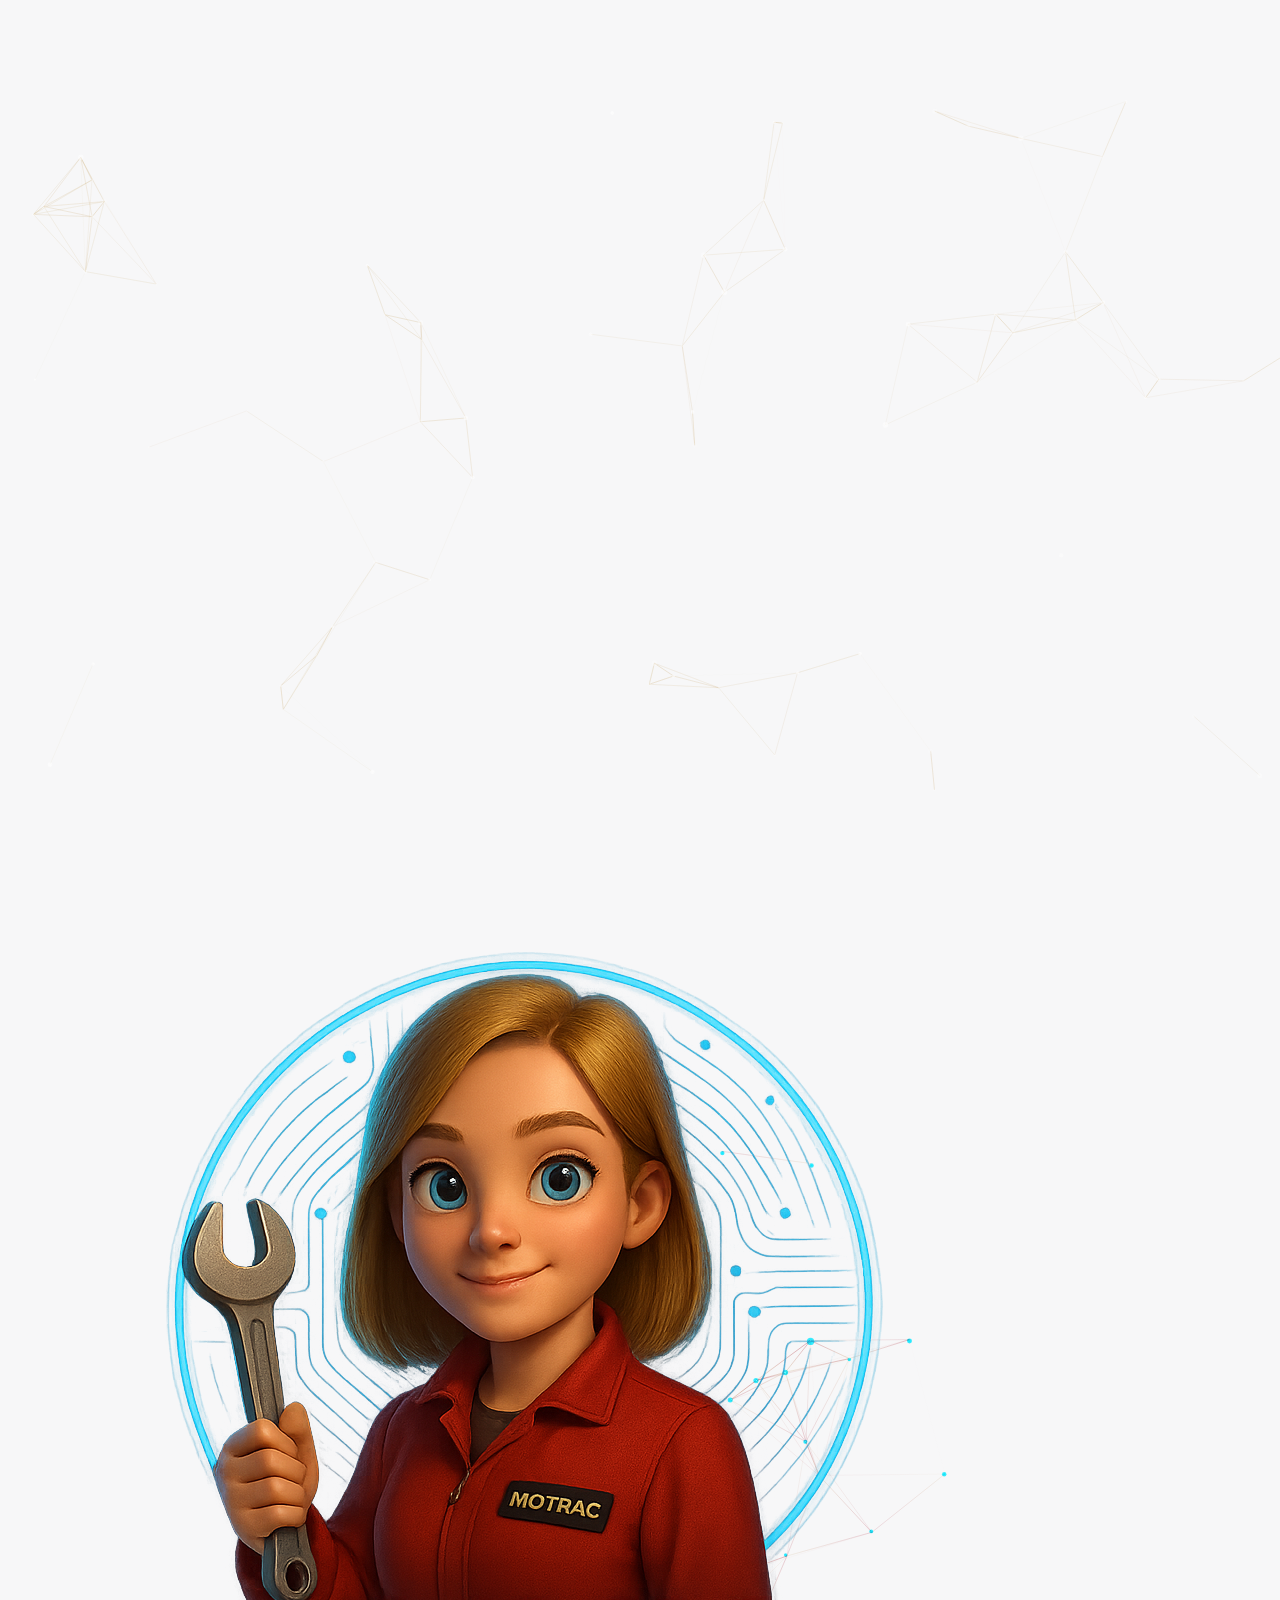
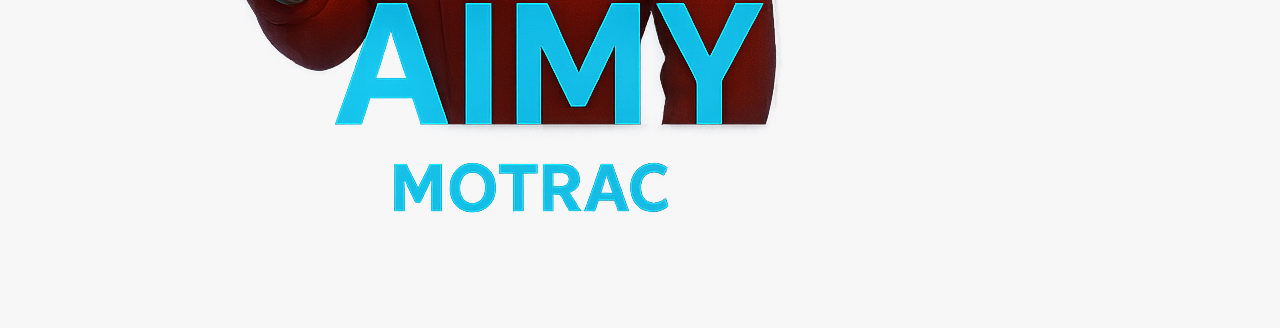
<file: index.html>
<!doctype html>
<html lang="nl">
<head>
  <meta charset="utf-8" />
  <meta name="viewport" content="width=device-width, initial-scale=1, viewport-fit=cover" />
  <meta http-equiv="Content-Security-Policy" content="default-src 'self'; img-src 'self' data:; script-src 'self'; style-src 'self' 'unsafe-inline'; connect-src 'self' https:; font-src 'self'; base-uri 'self'; form-action 'self'" />
  <meta http-equiv="Referrer-Policy" content="same-origin" />
  <meta http-equiv="X-Content-Type-Options" content="nosniff" />
  <meta http-equiv="Permissions-Policy" content="camera=(), microphone=(), geolocation=()" />
  <title>AIMY</title>
  <meta name="description" content="AIMY startscherm" />
  <link rel="stylesheet" href="styles/main.css" />
</head>
<body class="splash background-match light">
  <div class="background-scene" aria-hidden="true">
    <canvas id="neurons" aria-hidden="true"></canvas>
    <canvas id="protons" aria-hidden="true"></canvas>
    <div class="nevel" aria-hidden="true"></div>
    <div class="raster" aria-hidden="true"></div>
    <div class="pulse" aria-hidden="true"></div>
  </div>

  <main class="splash-content" role="main">
    <img src="DACCFAD1-BABC-4760-9110-77A1D5D402D2.png" alt="AIMY logo" class="splash-logo" />
  </main>

  <script type="module" src="scripts/background.js"></script>
</body>
</html>
</file>
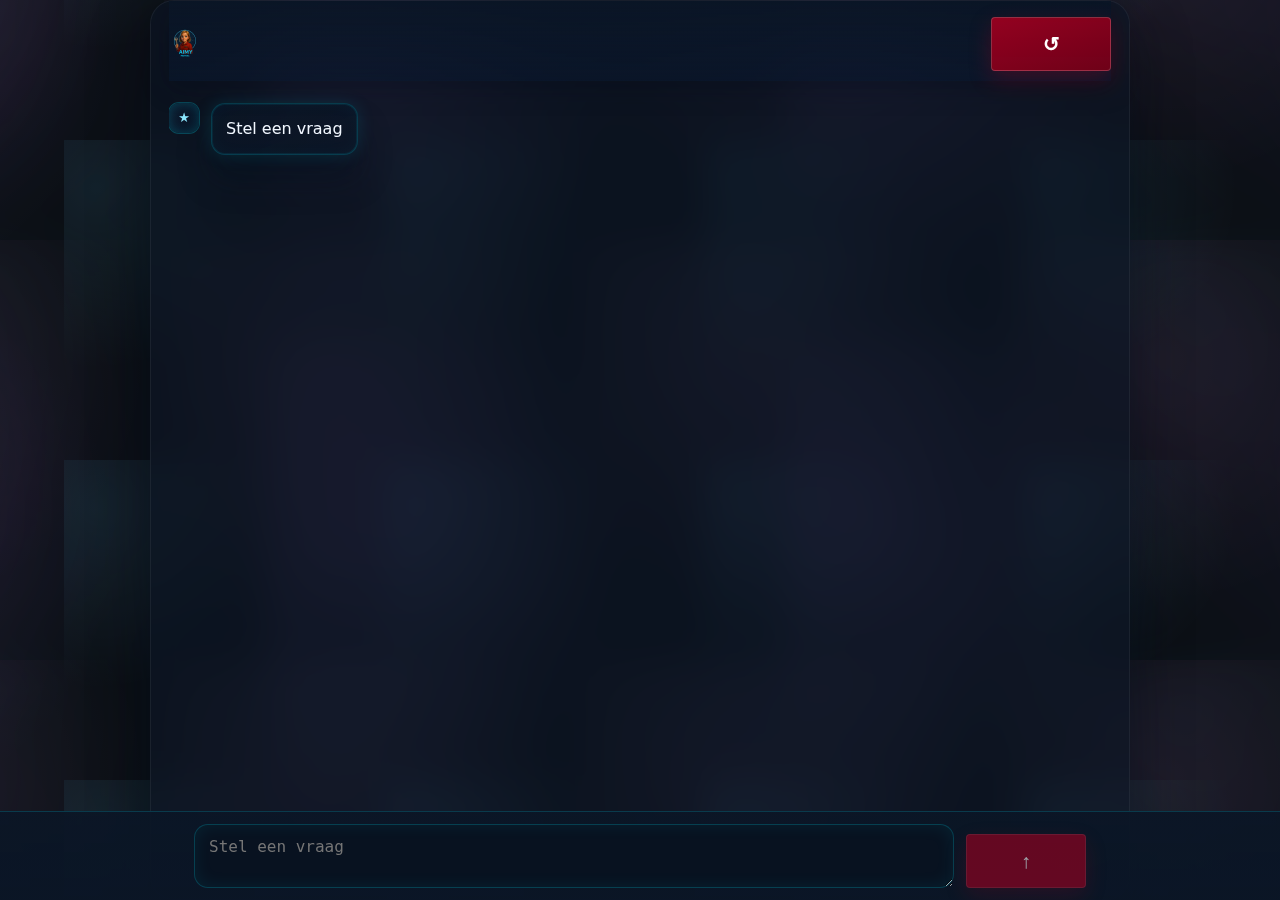
<file: app.html>
<!doctype html>
<html lang="nl">
<head>
  <meta charset="utf-8" />
  <!-- Keyboard-safe viewport behaviour on iOS/iPadOS/Safari/Chrome -->
  <meta name="viewport" content="width=device-width, initial-scale=1, viewport-fit=cover, interactive-widget=resizes-content" />
  <title>TISAI</title>
  <style>
    /* ===== Design Tokens ===== */
    :root{
      --bg:#0b0f14;
      --panel:rgba(11,22,38,0.6);
      --panel-strong:rgba(11,22,38,0.85);
      --text:#f1f7ff;
      --muted:#9fb2c9;
      --accent:#a00020;
      --hud:#00e5ff;
      --hud-2:#14b3ff;
      --shadow:0 12px 28px rgba(0,14,32,0.28);
      --ring:0 0 0 2px rgba(0,229,255,0.22);
      /* expose safe-area to JS */
      --sab: env(safe-area-inset-bottom, 0px);
      --sat: env(safe-area-inset-top, 0px);
    }

    *{box-sizing:border-box}
    html,body{height:100%; background:var(--bg); -webkit-text-size-adjust:100%; overscroll-behavior-y:contain;}
    body{margin:0; color:var(--text); font:clamp(13px, 1vw + 10px, 16px)/1.6 "Inter","Roboto",system-ui,-apple-system,Segoe UI,Helvetica,Arial,sans-serif; touch-action:manipulation; position:relative;}

    /* ===== Background FX ===== */
    #aimy-bg{position:fixed; inset:0; pointer-events:none; overflow:hidden; background:transparent; z-index:0; isolation:isolate;}
    #aimy-bg::before,
    #aimy-bg::after{content:""; position:absolute; inset:-20%; pointer-events:none; mix-blend-mode:screen; z-index:1;}
    #aimy-bg::before{background-image:
      radial-gradient(180px 180px at 32px 48px, rgba(94,210,255,0.18), rgba(94,210,255,0)),
      radial-gradient(240px 240px at 160px 120px, rgba(255,112,204,0.14), rgba(255,112,204,0)),
      radial-gradient(280px 280px at 92px 200px, rgba(148,120,255,0.16), rgba(148,120,255,0));
      background-size:320px 320px, 420px 420px, 520px 520px;
      opacity:0.5;
    }
    #aimy-bg::after{background-image:
      radial-gradient(220px 220px at 180px 60px, rgba(64,188,255,0.12), rgba(64,188,255,0)),
      radial-gradient(260px 260px at 80px 200px, rgba(255,142,206,0.12), rgba(255,142,206,0)),
      radial-gradient(240px 240px at 200px 220px, rgba(124,96,255,0.12), rgba(124,96,255,0));
      background-size:420px 420px, 520px 520px, 460px 460px;
      filter:blur(18px);
      opacity:0.36;
    }
    #aimy-protons{position:absolute; inset:0; width:100%; height:100%; display:block;}

    /* ===== App Frame ===== */
    .app{min-height:100vh; min-height:100svh; min-height:100dvh; max-width:min(920px, 100%);
         margin:0 auto; padding:0 clamp(8px, 4vw, 18px); position:relative; z-index:1;
         background:var(--panel); backdrop-filter:blur(18px); border:1px solid rgba(255,255,255,.06); border-radius:clamp(14px, 4vw, 24px); box-shadow:0 24px 60px rgba(0,10,28,0.45);}
    header{padding:clamp(10px, 2.2vw, 16px) 0 clamp(6px, 2vw, 10px); color:var(--muted); position:sticky; top:0; backdrop-filter:saturate(140%) blur(10px);
      background:linear-gradient(180deg, rgba(11,22,38,.92), rgba(11,22,38,.15)); z-index:5; display:flex; align-items:center; justify-content:space-between; gap:clamp(8px, 2vw, 16px); box-shadow:0 6px 24px rgba(0,10,24,0.35)}
    .title{display:flex; align-items:center; min-height:clamp(20px, 2vw + 14px, 32px)}
    .title img{display:block; height:clamp(20px, 2vw + 14px, 32px); width:auto}
    .header-actions{display:flex; align-items:center; gap:clamp(8px, 2vw, 12px)}

    /* ===== Chat Stream ===== */
    .chat{position:relative; padding:clamp(6px, 1.2vw, 10px) 0 clamp(110px, 18vh, 150px);
          overflow:auto; -webkit-overflow-scrolling:touch; overscroll-behavior-y:contain}
    .msg{display:flex; gap:clamp(8px, 2vw, 12px); margin:clamp(8px, 2vw, 12px) 0; align-items:flex-start}
    .avatar{flex:0 0 clamp(22px, 5vw, 30px); height:clamp(22px, 5vw, 30px); border-radius:clamp(8px, 2vw, 10px); display:grid; place-items:center; font-size:clamp(11px, 2.6vw, 13px);
      background:linear-gradient(135deg,#0d1a2d,#081426); box-shadow:0 0 0 1px rgba(0,229,255,.25), 0 0 12px rgba(0,229,255,.2) inset; color:#8be7ff}
    .bubble{max-width:86%; padding:clamp(8px, 2.4vw, 12px) clamp(10px, 3vw, 14px); border-radius:clamp(10px, 3.2vw, 14px); border:1px solid rgba(0,229,255,.18);
      background:linear-gradient(160deg, var(--panel-strong), rgba(11,22,38,0.72)); box-shadow:0 0 0 1px rgba(0,229,255,.08) inset, 0 24px 32px rgba(4,14,28,.35); position:relative; word-break:break-word; overflow-wrap:anywhere}
    .assistant .bubble{background:linear-gradient(160deg, rgba(11,22,38,0.88), rgba(11,22,38,0.7))}
    .user .bubble{background:linear-gradient(160deg, rgba(14,30,50,0.9), rgba(11,22,38,0.68)); margin-left:auto}
    .bubble::after{content:""; position:absolute; inset:-1px; border-radius:inherit; pointer-events:none; box-shadow:0 0 18px rgba(0,229,255,.12), inset 0 0 18px rgba(0,229,255,.04)}
    .msg.loading .bubble{display:flex; align-items:center; justify-content:center; padding:clamp(10px, 3vw, 16px); min-height:clamp(42px, 14vw, 58px); text-align:center}
    .loading-indicator{display:inline-flex; align-items:center; gap:clamp(6px, 2vw, 10px)}
    .loading-indicator span{width:clamp(8px, 1.8vw, 12px); height:clamp(8px, 1.8vw, 12px); border-radius:50%; background:var(--hud); opacity:0.25; animation:bubblePulse 1.1s infinite ease-in-out}
    .loading-indicator span:nth-child(2){animation-delay:0.14s}
    .loading-indicator span:nth-child(3){animation-delay:0.28s}
    @keyframes bubblePulse{0%,80%,100%{opacity:0.25; transform:scale(0.72);}40%{opacity:1; transform:scale(1);}}
    .sr-only{position:absolute; width:1px; height:1px; padding:0; margin:-1px; overflow:hidden; clip:rect(0,0,0,0); white-space:nowrap; border:0}

    /* Denser layout on small phones */
    @media (max-width:420px){
      .bubble{max-width:96%}
      .avatar{display:none}
      .chat{padding-bottom:calc(140px + env(safe-area-inset-bottom))}
    }

    /* ===== Composer ===== */
    .composer{position:fixed; left:0; right:0; bottom:0; z-index:20; background:linear-gradient(180deg, rgba(11,22,38,.94), rgba(11,22,38,.98));
      border-top:1px solid rgba(0,229,255,.18); padding:clamp(8px, 2.5vw, 12px) clamp(8px, 3vw, 12px) calc(clamp(8px, 2.5vw, 12px) + env(safe-area-inset-bottom))}
    .composer .inner{max-width:min(920px, 100%); margin:0 auto; display:grid; grid-template-columns: 1fr auto; gap:clamp(6px, 2.4vw, 10px); align-items:end; padding:0 clamp(8px, 4vw, 14px); min-width:0}
    textarea{flex:1; min-height:22px; max-height:200px; background:rgba(8,18,32,0.88); color:var(--text); border:1px solid rgba(0,229,255,.22); border-radius:clamp(10px, 3vw, 14px); padding:clamp(10px, 2.2vw, 12px) clamp(12px, 3vw, 14px); resize:vertical; outline:none; box-shadow:inset 0 0 18px rgba(0,229,255,.08); font-size:16px; min-width:0}
    textarea:focus{box-shadow:inset 0 0 18px rgba(0,229,255,.14), var(--ring)}
    .icon-btn{display:grid; place-items:center; padding:0 clamp(18px, 4vw, 24px); min-width:clamp(44px, 12vw, 120px); height:clamp(44px, 12vw, 54px); border-radius:4px; border:1px solid rgba(255,255,255,.12);
      background:var(--accent); color:#fff; font-size:clamp(16px, 4vw, 20px); font-weight:600; cursor:pointer; box-shadow:0 8px 22px rgba(160,0,32,0.32); transition:box-shadow .2s ease, transform .2s ease}
    .icon-btn:hover{box-shadow:0 12px 28px rgba(160,0,32,0.38)}
    .icon-btn:active{transform:translateY(1px)}
    .icon-btn span{line-height:1}
    .send:disabled{opacity:.6; cursor:not-allowed; box-shadow:0 8px 22px rgba(160,0,32,0.32); transform:none}
    .send:disabled:hover{box-shadow:0 8px 22px rgba(160,0,32,0.32)}
    .reset{background:linear-gradient(160deg, rgba(160,0,32,0.92), rgba(120,0,24,0.92)); border-color:rgba(255,255,255,.18)}

    /* One-column controls on tiny widths (iPhone SE down / split view) */
    @media (max-width:360px){ .composer .inner{ grid-template-columns: 1fr auto; }
    }

    /* iPad & iMac niceties */
    @media (min-width:1024px){
      .app{max-width:min(980px, 92vw)}
      .bubble{max-width:80%}
      .composer .inner{gap:12px}
    }

    /* ===== Banner ===== */
    .banner{display:none; margin:6px 14px 0; padding:10px 12px; border-radius:10px; background:rgba(160,0,32,.7); border:1px solid rgba(255,200,200,.4); color:#ffe6ea; box-shadow:0 12px 24px rgba(160,0,32,0.25)}
    .banner.show{display:block}

    /* Keyboard open hint (optional styling hook) */
    .kb-open .composer{transition: bottom 120ms ease-out;}

    /* Accessibility: prefers-contrast */
    @media (prefers-contrast: more){
      .bubble{border-color:#54e5ff}
      .send{border-color:#54e5ff}
    }

    button,.send,.reset{-webkit-tap-highlight-color:transparent}
    @supports (height: 100svh){ .app{ min-height:100svh } }
    @supports (height: 100dvh){ .app{ min-height:100dvh } }
  </style>
</head>
<body>
  <div id="aimy-bg" aria-hidden="true">
    <canvas id="aimy-protons" aria-hidden="true"></canvas>
  </div>
  <div class="app" id="app" aria-label="TISAI Chat">
    <header>
      <div class="title"><img src="assets/DACCFAD1-BABC-4760-9110-77A1D5D402D2.png" alt="AIMY logo"></div>
      <div class="header-actions">
        <button id="reset" class="icon-btn reset" title="Reset chat" aria-label="Reset chat"><span aria-hidden="true">↺</span></button>
      </div>
    </header>
    <main id="chat" class="chat" aria-live="polite"></main>
    <div id="banner" class="banner" role="alert"></div>
  </div>

  <div class="composer" role="form" aria-label="bericht versturen">
    <div class="inner">
      <textarea id="prompt" placeholder="Stel een vraag" inputmode="text" enterkeyhint="send" autocomplete="off" autocorrect="off" spellcheck="false"></textarea>
      <button id="send" class="icon-btn send" disabled aria-label="Stuur bericht"><span aria-hidden="true">↑</span></button>
    </div>
  </div>

  <script type="module" src="scripts/background.js"></script>
  <script>
    /* ===== Chat Logic ===== */
    const chat = document.getElementById('chat');
    const promptEl = document.getElementById('prompt');
    const sendBtn = document.getElementById('send');
    const resetBtn = document.getElementById('reset');
    const banner = document.getElementById('banner');
    const composer = document.querySelector('.composer');

    const ENDPOINT = 'https://node01n8n.mit.rd-n.nl/webhook/aimy-chat';
    const INITIAL_MESSAGE = 'Stel een vraag';
    const REQUEST_TIMEOUT_MS = 45000; // allow long-running flows to complete before aborting

    function esc(s){return String(s).replaceAll('&','&amp;').replaceAll('<','&lt;').replaceAll('>','&gt;');}
    function showBanner(msg){ banner.innerHTML = msg; banner.classList.add('show'); }
    function hideBanner(){ banner.classList.remove('show'); banner.innerHTML=''; }

    function parseReply(t){
      if (t == null) return null;
      try{
        const j = JSON.parse(t);
        const pick = [ j.answer, j.reply, j.message, j.text,
          (j.choices && j.choices[0] && (j.choices[0].message && j.choices[0].message.content)) || (j.choices && j.choices[0] && j.choices[0].text),
          (j.data && j.data.answer)
        ].find(v => typeof v === 'string' && v.trim() !== '');
        if (pick) return pick;
        const vals = Object.values(j).filter(v => typeof v === 'string' && v.trim() !== '');
        if (vals.length === 1) return vals[0];
        return JSON.stringify(j, null, 2);
      } catch{
        const s = String(t);
        return s.trim()==='' ? null : s;
      }
    }

    function scrollToBottom(instant=false){ try{ chat.scrollTo({ top: chat.scrollHeight, behavior: instant ? 'auto' : 'smooth' }); } catch{ chat.scrollTop = chat.scrollHeight; } }

    function rowEl(role, text){
      role = role==='user' ? 'user' : 'assistant';
      const div = document.createElement('div');
      div.className = 'msg ' + role;
      const html = esc(text).replace(/\n/g,'<br>');
      div.innerHTML = `<div class="avatar ${role}">${role==='user'?'🧑':'★'}</div><div class="bubble">${html}</div>`;
      return div;
    }
    function row(role, text){ chat.appendChild(rowEl(role, text)); requestAnimationFrame(()=>scrollToBottom()); }

    let loadingRow = null;
    function showLoading(){
      if(loadingRow) return;
      const div = document.createElement('div');
      div.className = 'msg assistant loading';
      div.innerHTML = `<div class="avatar assistant">★</div><div class="bubble" role="status" aria-live="polite"><span class="loading-indicator" aria-hidden="true"><span></span><span></span><span></span></span><span class="sr-only">AIMY is aan het nadenken…</span></div>`;
      chat.appendChild(div);
      loadingRow = div;
      requestAnimationFrame(()=>scrollToBottom());
    }
    function hideLoading(){
      if(!loadingRow) return;
      loadingRow.remove();
      loadingRow = null;
    }

    // ---- Keyboard-aware layout (no more "dubbel toetsenbord") ----
    function getSafeAreaBottom(){
      const v = getComputedStyle(document.documentElement).getPropertyValue('--sab');
      const n = parseFloat(v) || 0; return n;
    }
    function padForComposer(){
      const h = composer.offsetHeight;
      const extra = parseFloat(composer.style.bottom||'0');
      chat.style.paddingBottom = (h + extra + 16) + 'px';
    }

    (function keyboardAware(){
      const vv = window.visualViewport;
      const sab = getSafeAreaBottom();
      if(!vv){ padForComposer(); return; }
      let raf = 0;
      function apply(){
        // Layout viewport height (excludes overlay keyboard if browser resizes content)
        const layoutH = document.documentElement.clientHeight;
        // Visible viewport bottom = visualViewport.height + top offset
        const visibleBottom = vv.height + vv.offsetTop;
        // Amount covered by overlay keyboard in pixels (>=0)
        let covered = Math.max(0, Math.round(layoutH - visibleBottom));
        // Ignore tiny jitters
        if (covered < 2) covered = 0;
        // Subtract safe-area bottom to avoid double spacing
        const bottom = Math.max(0, covered - sab);
        composer.style.bottom = bottom + 'px';
        document.documentElement.classList.toggle('kb-open', bottom > 0);
        padForComposer();
        scrollToBottom(true);
      }
      function schedule(){ if(raf) return; raf = requestAnimationFrame(()=>{ raf=0; apply(); }); }
      // Initial + changes (open/close, split view, stage manager, URL bar slide)
      apply();
      vv.addEventListener('resize', schedule, {passive:true});
      vv.addEventListener('scroll', schedule, {passive:true});
      window.addEventListener('orientationchange', schedule, {passive:true});
      // Fallback for browsers firing only focus events
      window.addEventListener('focusin', schedule);
      window.addEventListener('focusout', schedule);
    })();

    // Base layout pass for non-visualViewport browsers
    let layoutRAF = 0; function scheduleLayoutAdjust(immediate=false){ if(immediate){ if(layoutRAF){cancelAnimationFrame(layoutRAF); layoutRAF=0;} padForComposer(); scrollToBottom(true); return;} if(layoutRAF) return; layoutRAF = requestAnimationFrame(()=>{ layoutRAF=0; padForComposer(); scrollToBottom(true); }); }
    scheduleLayoutAdjust(true);
    window.addEventListener('resize', ()=>scheduleLayoutAdjust(false), {passive:true});
    window.addEventListener('orientationchange', ()=>scheduleLayoutAdjust(false));

    // Keep caret visible above keyboard on iOS
    promptEl.addEventListener('focus', ()=>{ setTimeout(()=>scrollToBottom(true), 50); });

    async function ask(text){
      const ctrl = new AbortController();
      const to = setTimeout(()=>ctrl.abort(), REQUEST_TIMEOUT_MS);
      try{
        const res = await fetch(ENDPOINT, { method:'POST', headers:{'Content-Type':'application/json'}, body: JSON.stringify({message:text}), signal: ctrl.signal });
        if(!res.ok) throw new Error('HTTP '+res.status);
        return parseReply(await res.text());
      }catch(e){ showBanner('Kon geen verbinding maken of er ging iets mis. Probeer later opnieuw.'); return null; }
      finally{ clearTimeout(to); }
    }

    async function send(){
      const text = promptEl.value.trim(); if(!text) return; hideBanner(); sendBtn.disabled = true;
      row('user', text); promptEl.value=''; onInput();
      showLoading();
      try{
        const reply = await ask(text);
        if(reply !== null){ row('assistant', reply); }
      } finally{
        hideLoading();
        sendBtn.disabled = false;
        promptEl.focus();
      }
    }

    function resetChat(){ hideLoading(); chat.innerHTML = ''; hideBanner(); promptEl.value = ''; onInput(); row('assistant', INITIAL_MESSAGE); scrollToBottom(true); }

    const onInput = ()=>{ sendBtn.disabled = !promptEl.value.trim(); };
    promptEl.addEventListener('input', onInput); onInput();
    promptEl.addEventListener('keydown', (e)=>{ if(e.key==='Enter' && !e.shiftKey){ e.preventDefault(); send(); } });
    sendBtn.addEventListener('click', send); resetBtn.addEventListener('click', resetChat);

    // First message
    row('assistant', INITIAL_MESSAGE);

    // Smoke tests (optional): add ?test=1
    (function runTests(){ const TEST_MODE = new URLSearchParams(location.search).has('test'); if(!TEST_MODE){ return; } const results=[]; const raw='<b>& test</b>'; const safe=esc(raw); results.push((/&lt;b&gt;&amp; test&lt;\/b&gt;/.test(safe)?'✅':'❌')+' esc() ontsmet HTML'); const before=chat.children.length; for(let i=0;i<3;i++){ chat.appendChild(rowEl('assistant','test '+i)); } const after=chat.children.length; const appended=after===before+3; const atBottom=Math.abs((chat.scrollHeight-chat.clientHeight)-chat.scrollTop)<4; results.push((appended?'✅':'❌')+' row() voegt berichten toe'); results.push((atBottom?'✅':'❌')+' sticky bottom actief'); promptEl.value='x'; promptEl.dispatchEvent(new Event('input')); const enabled=!sendBtn.disabled; promptEl.value=''; promptEl.dispatchEvent(new Event('input')); const disabledAgain=sendBtn.disabled; results.push(((enabled&&disabledAgain)?'✅':'❌')+' send-knop toggle op input'); const pr1=parseReply(JSON.stringify({reply:'ok1'})); const pr2=parseReply(JSON.stringify({message:'ok2'})); const pr3=parseReply('plain'); results.push(((pr1==='ok1'&&pr2==='ok2'&&pr3==='plain')?'✅':'❌')+' parseReply reply/message/plain'); const pr4 = parseReply(JSON.stringify({answer:'ok3'})); results.push(((pr4==='ok3')?'✅':'❌')+' parseReply answer'); const el = rowEl('assistant','a\nb'); const hasBr = /<br>/.test(el.innerHTML); results.push((hasBr?'✅':'❌')+' newline -> <br>'); const el2 = rowEl('x','y'); const safeRole = /msg assistant/.test(el2.className); results.push((safeRole?'✅':'❌')+' role whitelist'); const summary='Tests afgerond:\n'+results.join('\n'); row('assistant', summary); })();

    window.addEventListener('error', ()=>showBanner('Er trad een fout op. Herlaad de pagina alstublieft.'));
    window.addEventListener('unhandledrejection', ()=>showBanner('Er trad een fout op met de verbinding.'));
  </script>
</body>
</html>
</file>
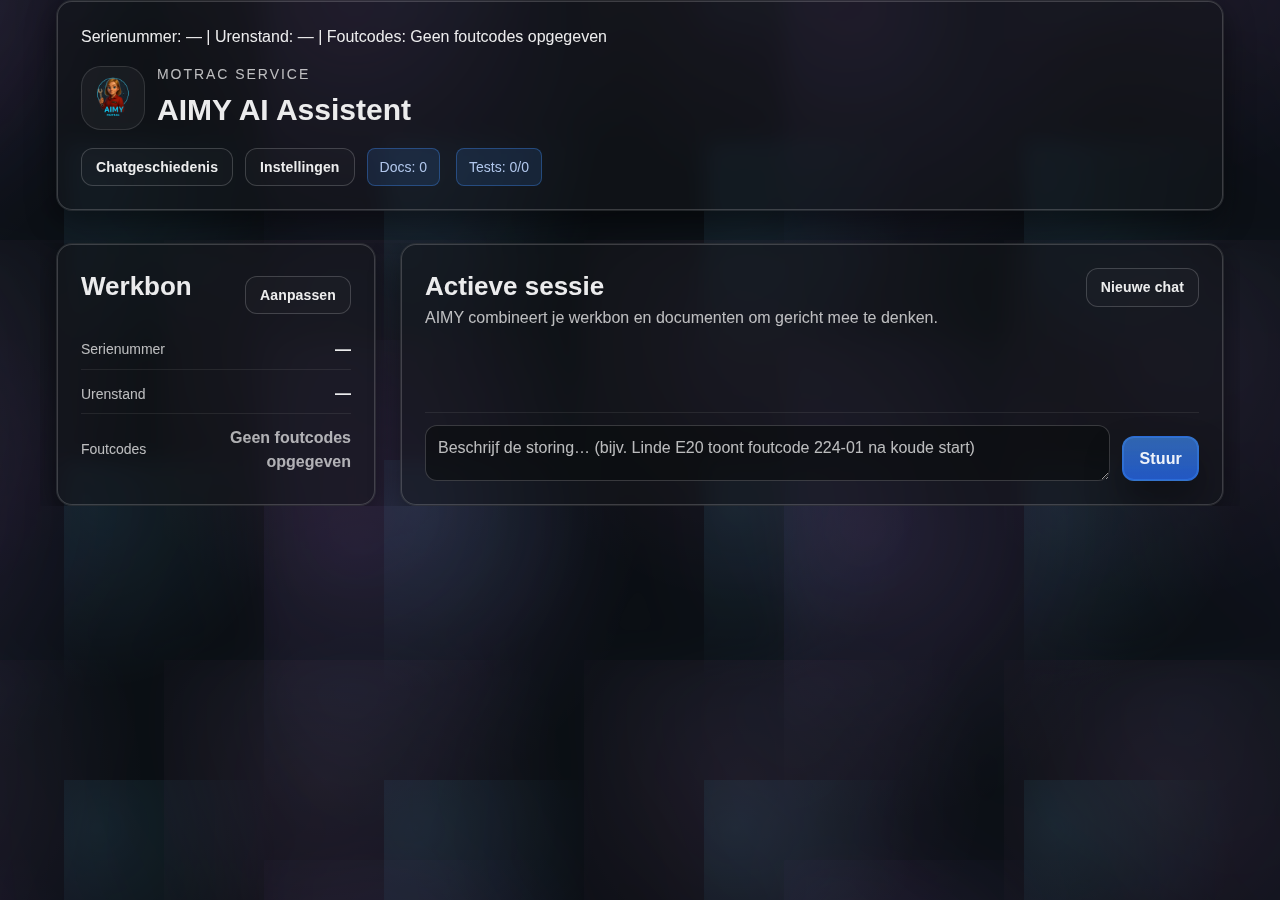
<file: chat.html>
<!doctype html>
<html lang="nl">
<head>
  <meta charset="utf-8" />
  <meta name="viewport" content="width=device-width, initial-scale=1, viewport-fit=cover" />
  <meta
    http-equiv="Content-Security-Policy"
    content="default-src 'self'; img-src 'self' data:; script-src 'self'; style-src 'self' 'unsafe-inline'; connect-src 'self' https:; font-src 'self'; base-uri 'self'; form-action 'self'"
  />
  <meta http-equiv="Referrer-Policy" content="same-origin" />
  <meta http-equiv="X-Content-Type-Options" content="nosniff" />
  <meta http-equiv="Permissions-Policy" content="camera=(), microphone=(), geolocation=()" />
  <title>AIMY – Chat</title>
  <meta
    name="description"
    content="Chat met AIMY – de digitale assistent die monteurs helpt storingen sneller op te lossen met jouw werkbongegevens."
  />
  <meta
    name="aimy-runtime-config"
    content='{"N8N_WEBHOOK":"https://node01n8n.mit.rd-n.nl/webhook/aimy-chat","AUTH_HEADER":"X-AIMY-Token"}'
  />
  <link
    rel="preload"
    href="assets/DACCFAD1-BABC-4760-9110-77A1D5D402D2.png"
    as="image"
    fetchpriority="high"
    imagesrcset="assets/DACCFAD1-BABC-4760-9110-77A1D5D402D2.png 1024w"
    imagesizes="(max-width: 768px) 60vw, 420px"
  />
  <link rel="stylesheet" href="css/tokens.css" />
  <link rel="stylesheet" href="css/base.css" />
  <link rel="stylesheet" href="css/components.css" />
  <link rel="stylesheet" href="css/app.css" />
</head>
<body class="chat-page" data-theme="dark">
  <div id="aimy-page">
    <div id="aimy-bg" aria-hidden="true">
      <canvas id="aimy-protons" aria-hidden="true"></canvas>
    </div>

    <div class="page-shell">
      <header class="site-header" role="banner">
        <div class="app-header card glass">
          <div
            id="banner-info"
            class="banner-info"
            role="status"
            aria-live="polite"
          >
            Serienummer: — | Urenstand: — | Foutcodes: Geen foutcodes opgegeven
          </div>
          <div class="app-brand">
            <img
              src="assets/DACCFAD1-BABC-4760-9110-77A1D5D402D2.png"
              alt="AIMY-logo"
              width="72"
              height="72"
              class="app-mark"
              decoding="async"
              fetchpriority="high"
            />
            <div class="app-copy">
              <p class="app-eyebrow">Motrac Service</p>
              <h1 class="app-title">AIMY AI Assistent</h1>
            </div>
          </div>
          <div class="app-actions">
            <a class="btn btn-ghost btn-small" href="history.html">Chatgeschiedenis</a>
            <button id="settingsBtn" class="btn btn-ghost btn-small" type="button">Instellingen</button>
            <div class="chat-status" role="status" aria-live="polite">
              <span id="ingestStatus" class="badge">Docs: 0</span>
              <span id="testBadge" class="badge">Tests: 0/0</span>
            </div>
          </div>
        </div>
      </header>

      <main class="app-main two-column" role="main">
        <aside class="card surface-panel" aria-labelledby="prechatTitle">
          <div class="cluster justify-between">
            <h2 id="prechatTitle">Werkbon</h2>
            <button id="editPrechat" class="btn btn-ghost btn-small" type="button">Aanpassen</button>
          </div>
          <dl class="summary-list">
            <div class="summary-row">
              <dt>Serienummer</dt>
              <dd id="summarySerial">—</dd>
            </div>
            <div class="summary-row">
              <dt>Urenstand</dt>
              <dd id="summaryHours">—</dd>
            </div>
            <div class="summary-row">
              <dt>Foutcodes</dt>
              <dd id="summaryFaults" class="empty">Geen foutcodes opgegeven</dd>
            </div>
          </dl>
        </aside>

        <section class="card chat-panel session-panel" aria-label="Chat">
          <div class="chat-toolbar">
            <div>
              <h2 class="chat-toolbar-title">Actieve sessie</h2>
              <p class="chat-toolbar-sub">AIMY combineert je werkbon en documenten om gericht mee te denken.</p>
            </div>
            <button id="newChat" class="btn btn-ghost btn-small" type="button" aria-label="Nieuwe chat">Nieuwe chat</button>
          </div>

          <div id="messages" class="messages" role="log" aria-live="polite"></div>

          <div class="composer">
            <label class="visually-hidden" for="input">Bericht aan AIMY</label>
            <textarea
              id="input"
              class="input"
              placeholder="Beschrijf de storing… (bijv. Linde E20 toont foutcode 224-01 na koude start)"
              rows="1"
              aria-label="Bericht aan AIMY"
            ></textarea>
            <button id="send" class="btn btn-primary" type="button">Stuur</button>
          </div>
        </section>
      </main>
    </div>

    <div id="settingsModal" class="modal" aria-hidden="true" role="dialog" aria-modal="true" aria-labelledby="settingsTitle">
      <div class="modal-card">
        <div class="modal-header">
          <h2 id="settingsTitle">Instellingen</h2>
          <button id="closeSettings" class="btn btn-ghost btn-small" type="button">Sluiten</button>
        </div>
        <div class="settings-body">
          <div class="settings-row space-between">
            <span class="tiny">Temperatuur</span>
            <input id="temp" type="range" min="0" max="1" step="0.1" value="0.2" aria-label="Temperatuur" />
          </div>
          <div class="settings-row grow">
            <label class="tiny" for="webhookUrl">Webhook</label>
            <input id="webhookUrl" class="input" type="url" placeholder="https://…/aimy-chat" />
          </div>
          <div class="settings-row grow">
            <label class="tiny" for="authToken">API-token</label>
            <input id="authToken" class="input" type="text" placeholder="optioneel" autocomplete="off" />
          </div>
          <div class="settings-row space-between">
            <span class="tiny">Bronverwijzing</span>
            <label class="settings-row tiny" for="citations">
              <input id="citations" type="checkbox" checked />
              Toon secties &amp; paginanummers
            </label>
          </div>
          <p class="tiny">Deze instellingen worden lokaal opgeslagen in je browser.</p>
          <label class="upload" id="drop">
            <input id="file" type="file" accept=".pdf,.txt,.doc,.docx,.md,.html,.json,.csv" multiple />
            <div>
              <div><strong>Documenten toevoegen</strong></div>
              <div class="tiny">Sleep &amp; laat los of klik om Linde-documenten te selecteren.</div>
            </div>
          </label>
          <div class="doc-list" id="docList"></div>
          <div class="tiny">Server endpoints verwacht:</div>
          <ul class="tiny settings-list">
            <li><code>POST {n8n}/webhook/aimy-chat</code> – JSON in ⇒ JSON uit (<code>{ answer, citations[] }</code>)</li>
            <li><em>Optioneel</em>: aparte ingest-webhook voor documentverwerking</li>
            <li>Beveilig met header-token of reverse proxy</li>
          </ul>
        </div>
      </div>
    </div>
  </div>

  <script type="module" src="scripts/chat-page.js"></script>
</body>
</html>
</file>
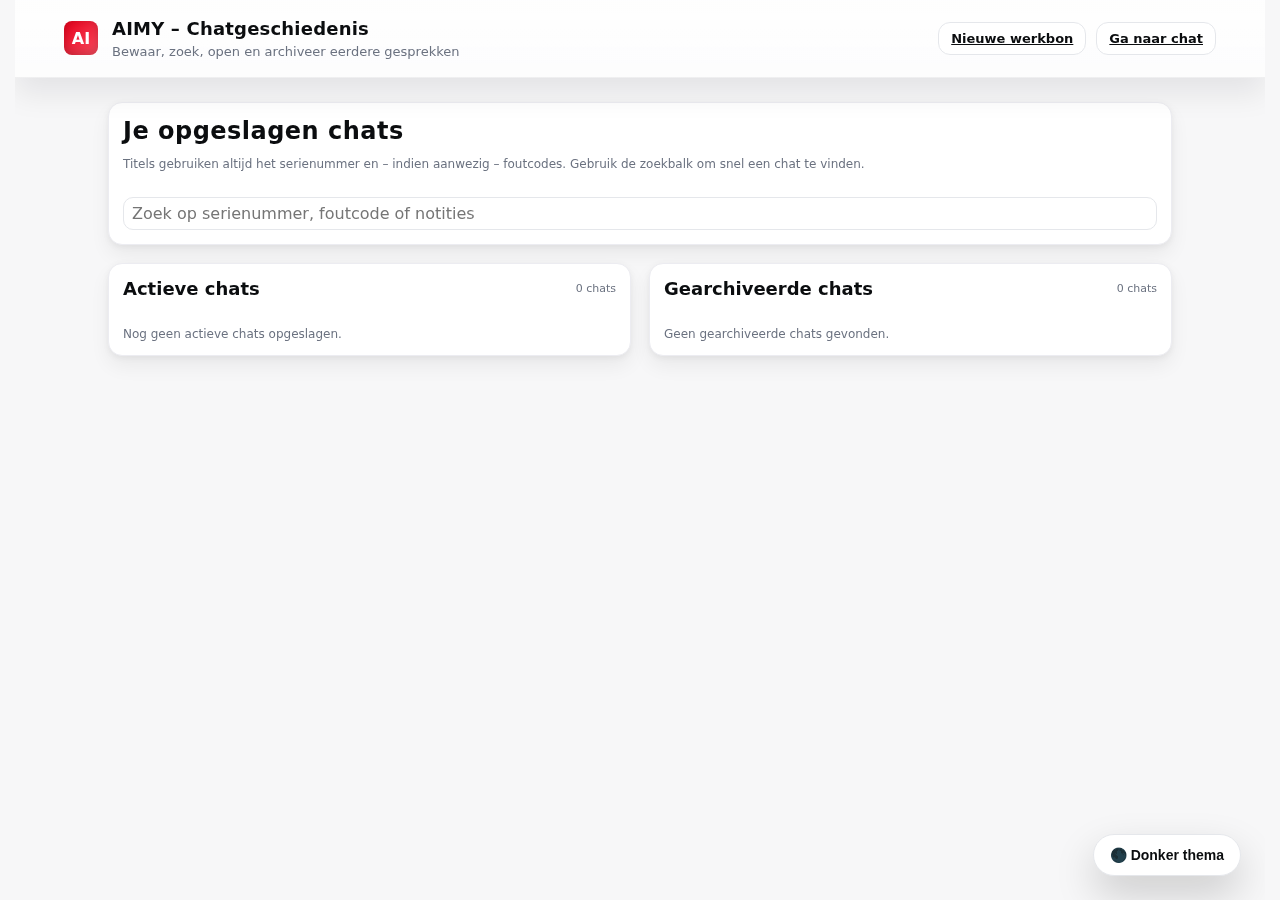
<file: history.html>
<!doctype html>
<html lang="nl">
<head>
  <meta charset="utf-8" />
  <meta name="viewport" content="width=device-width, initial-scale=1" />
  <title>AIMY – Chatgeschiedenis</title>
  <meta name="description" content="Bewaar, open en archiveer eerdere AIMY-chats met serienummer en foutcodes." />
  <link rel="stylesheet" href="styles/main.css" />
</head>
<body class="history-page">
  <header>
    <div class="bar">
      <div class="logo" aria-hidden>AI</div>
      <div class="headings">
        <div class="title">AIMY – Chatgeschiedenis</div>
        <div class="sub">Bewaar, zoek, open en archiveer eerdere gesprekken</div>
      </div>
      <div class="right">
        <a class="btn secondary small" href="index.html">Nieuwe werkbon</a>
        <a class="btn secondary small" href="chat.html">Ga naar chat</a>
      </div>
    </div>
  </header>

  <main class="history-layout">
    <section class="card panel history-controls" aria-label="Zoek en filter">
      <div class="history-controls-header">
        <h1>Je opgeslagen chats</h1>
        <p class="hint">Titels gebruiken altijd het serienummer en – indien aanwezig – foutcodes. Gebruik de zoekbalk om snel een chat te vinden.</p>
      </div>
      <div class="history-search">
        <label class="sr-only" for="historySearch">Zoek op serienummer of foutcode</label>
        <input id="historySearch" class="input" type="search" placeholder="Zoek op serienummer, foutcode of notities" autocomplete="off" />
      </div>
    </section>

    <section class="history-columns">
      <article class="card panel history-section" aria-labelledby="activeChats">
        <div class="history-section-header">
          <h2 id="activeChats">Actieve chats</h2>
          <span id="historyActiveCount" class="tiny"></span>
        </div>
        <div id="historyActiveList" class="history-list" role="list"></div>
        <p id="historyEmptyActive" class="history-empty hint">Nog geen actieve chats opgeslagen.</p>
      </article>

      <article class="card panel history-section" aria-labelledby="archivedChats">
        <div class="history-section-header">
          <h2 id="archivedChats">Gearchiveerde chats</h2>
          <span id="historyArchivedCount" class="tiny"></span>
        </div>
        <div id="historyArchivedList" class="history-list" role="list"></div>
        <p id="historyEmptyArchived" class="history-empty hint">Geen gearchiveerde chats gevonden.</p>
      </article>
    </section>
  </main>

  <button id="themeToggle" class="theme-toggle" type="button">🌙 Donker thema</button>

  <script type="module" src="scripts/history-page.js"></script>
</body>
</html>
</file>
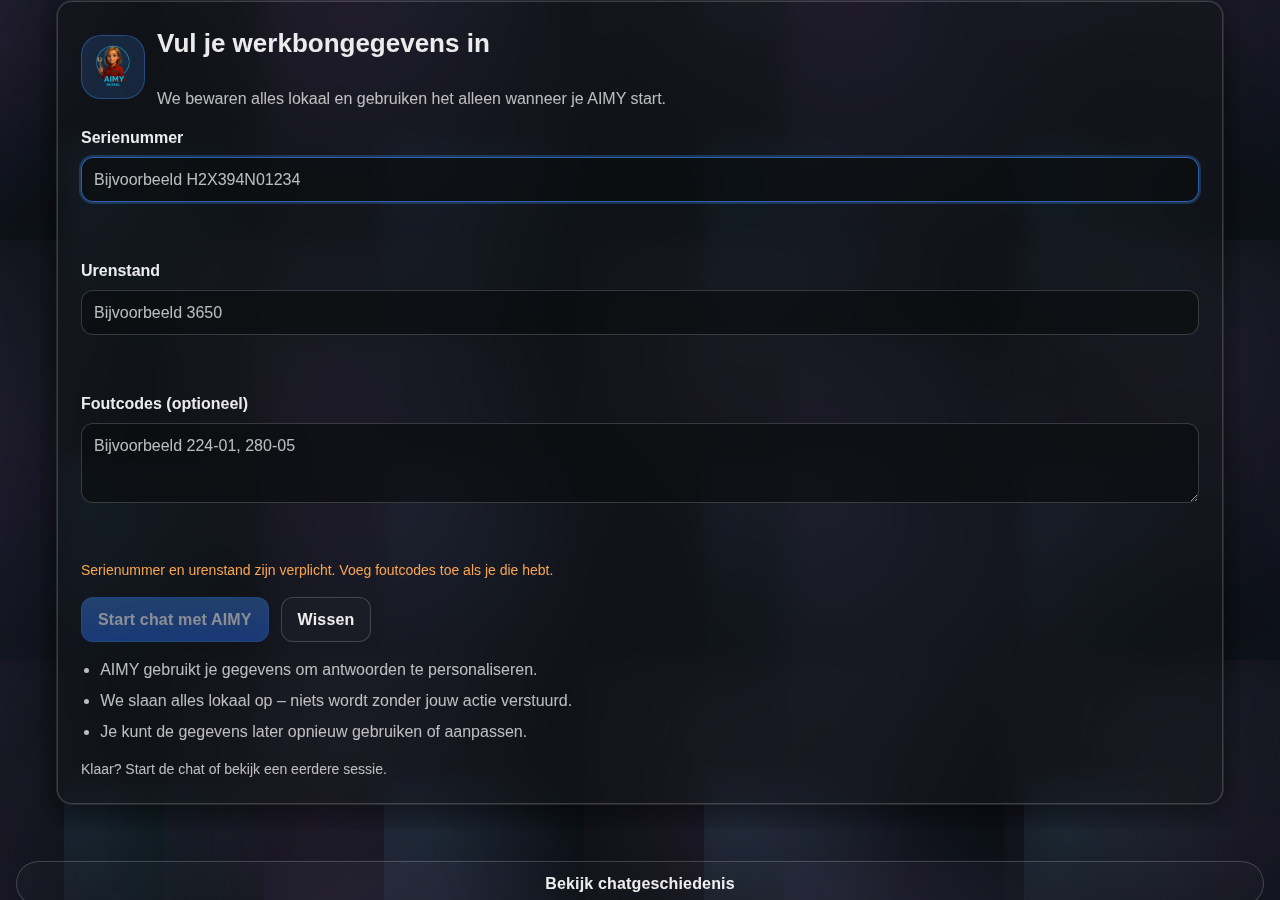
<file: prechat.html>
<!doctype html>
<html lang="nl">
<head>
  <meta charset="utf-8" />
  <meta name="viewport" content="width=device-width, initial-scale=1, viewport-fit=cover" />
  <meta
    http-equiv="Content-Security-Policy"
    content="default-src 'self'; img-src 'self' data:; script-src 'self'; style-src 'self' 'unsafe-inline'; connect-src 'self' https:; font-src 'self'; base-uri 'self'; form-action 'self'"
  />
  <meta http-equiv="Referrer-Policy" content="same-origin" />
  <meta http-equiv="X-Content-Type-Options" content="nosniff" />
  <meta http-equiv="Permissions-Policy" content="camera=(), microphone=(), geolocation=()" />
  <title>AIMY – Werkbon voorbereiden</title>
  <meta
    name="description"
    content="Bereid AIMY voor met serienummer, urenstand en optionele foutcodes zodat de assistent direct met jouw werkbon aan de slag kan."
  />
  <link
    rel="preload"
    href="assets/DACCFAD1-BABC-4760-9110-77A1D5D402D2.png"
    as="image"
    fetchpriority="high"
    imagesrcset="assets/DACCFAD1-BABC-4760-9110-77A1D5D402D2.png 1024w"
    imagesizes="(max-width: 768px) 60vw, 420px"
  />
  <link rel="stylesheet" href="css/tokens.css" />
  <link rel="stylesheet" href="css/base.css" />
  <link rel="stylesheet" href="css/components.css" />
  <link rel="stylesheet" href="css/app.css" />
</head>
<body class="app-page" data-theme="dark">
  <div id="aimy-page">
    <div id="aimy-bg" aria-hidden="true">
      <canvas id="aimy-protons" aria-hidden="true"></canvas>
    </div>

    <div class="page-shell">
      <main class="app-main" role="main">
        <article class="card prechat-card" aria-labelledby="prechatHeading">
          <header class="prechat-header">
            <div class="prechat-logo" aria-hidden="true">
              <img src="assets/DACCFAD1-BABC-4760-9110-77A1D5D402D2.png" alt="" width="48" height="48" />
            </div>
            <div class="stack-sm">
              <h2 id="prechatHeading">Vul je werkbongegevens in</h2>
              <p class="hint">We bewaren alles lokaal en gebruiken het alleen wanneer je AIMY start.</p>
            </div>
          </header>

          <form id="precheckForm" class="stack" novalidate>
            <div class="field">
              <label for="serialNumber">Serienummer <span class="visually-hidden">(verplicht)</span></label>
              <input
                id="serialNumber"
                class="input"
                name="serialNumber"
                type="text"
                inputmode="text"
                autocomplete="off"
                spellcheck="false"
                required
                minlength="5"
                maxlength="20"
                placeholder="Bijvoorbeeld H2X394N01234"
              />
              <p id="serialNumberError" class="error" role="alert"></p>
            </div>

            <div class="field">
              <label for="hoursCounter">Urenstand <span class="visually-hidden">(verplicht)</span></label>
              <input
                id="hoursCounter"
                class="input"
                name="hoursCounter"
                type="text"
                inputmode="numeric"
                autocomplete="off"
                spellcheck="false"
                required
                maxlength="6"
                placeholder="Bijvoorbeeld 3650"
              />
              <p id="hoursCounterError" class="error" role="alert"></p>
            </div>

            <div class="field">
              <label for="faultCodes">Foutcodes (optioneel)</label>
              <textarea
                id="faultCodes"
                class="input"
                name="faultCodes"
                rows="2"
                inputmode="text"
                placeholder="Bijvoorbeeld 224-01, 280-05"
              ></textarea>
              <p id="faultCodesError" class="error" role="alert"></p>
            </div>

            <p id="precheckStatus" class="precheck-status warn" role="status">
              Serienummer en urenstand zijn verplicht. Voeg foutcodes toe als je die hebt.
            </p>

            <div class="prechat-actions">
              <button id="startChat" class="btn btn-primary" type="submit">Start chat met AIMY</button>
              <button id="resetPrechat" class="btn btn-ghost" type="button">Wissen</button>
            </div>
          </form>

          <ul class="prechat-benefits">
            <li>AIMY gebruikt je gegevens om antwoorden te personaliseren.</li>
            <li>We slaan alles lokaal op – niets wordt zonder jouw actie verstuurd.</li>
            <li>Je kunt de gegevens later opnieuw gebruiken of aanpassen.</li>
          </ul>

          <p class="prechat-footnote">Klaar? Start de chat of bekijk een eerdere sessie.</p>
        </article>
      </main>
    </div>

    <nav class="quick-actions" aria-label="Snelle acties">
      <a class="btn btn-ghost btn-pill" href="history.html">Bekijk chatgeschiedenis</a>
    </nav>
  </div>

  <script type="module" src="scripts/prechat-page.js"></script>
</body>
</html>
</file>
<file: styles/main.css>
:root{
  --motrac-red:#E2001A;
  --motrac-red-600:#c00015;
  --motrac-red-700:#9b0011;
  --ink:#0b0d0f;
  --ink-2:#202428;
  --ink-3:#30363d;
  --bg:#f7f7f8;
  --card:#ffffff;
  --card-glass:rgba(255,255,255,.92);
  --muted:#6b7280;
  --border-subtle:#ececf1;
  --border-strong:#e5e7eb;
  --surface-soft:#fbfbfc;
  --ring: rgba(226,0,26,.35);
  --ok:#15803d;
  --warn:#b45309;
  --err:#b91c1c;
  --shadow:0 10px 20px rgba(0,0,0,.06),0 2px 6px rgba(0,0,0,.05);
  --shadow-strong:0 26px 46px rgba(13,15,19,.1),0 6px 16px rgba(13,15,19,.08);
  --radius:14px;
  --app-height:100dvh;
  --app-width:100vw;
}
*{box-sizing:border-box}
html,body{height:100%}
html{scrollbar-gutter:stable both-edges}
body{
  margin:0;
  font-family: Inter, system-ui, -apple-system, Segoe UI, Roboto, Arial, "Noto Sans", "Apple Color Emoji", "Segoe UI Emoji";
  color:var(--ink);
  background:var(--bg);
  position:relative;
  transition:color .3s ease, background-color .3s ease;
}
body[data-theme="dark"]{
  --ink:#f1f4f9;
  --ink-2:#d7dce5;
  --ink-3:#99a2b3;
  --bg:#0f1115;
  --card:#161b22;
  --card-glass:rgba(26,33,45,.85);
  --muted:#9aa3b5;
  --border-subtle:#232a34;
  --border-strong:#2f3642;
  --surface-soft:#1c2330;
  --shadow:0 20px 40px rgba(0,0,0,.58),0 6px 18px rgba(0,0,0,.45);
  --shadow-strong:0 40px 60px rgba(0,0,0,.6),0 14px 26px rgba(0,0,0,.45);
}

body.chat-page{
  background:
    radial-gradient(1200px circle at -10% -10%, rgba(226,0,26,.12), transparent 55%),
    radial-gradient(900px circle at 110% 10%, rgba(231,76,60,.12), transparent 60%),
    linear-gradient(180deg, rgba(255,255,255,.94), rgba(247,247,248,.94));
}
body.chat-page::before{
  content:'';
  position:fixed;
  inset:0;
  background-image:radial-gradient(1px 1px at 20px 20px, rgba(226,0,26,.12) 0, rgba(226,0,26,.12) 35%, transparent 35%), radial-gradient(1px 1px at 60px 60px, rgba(14,116,144,.12) 0, rgba(14,116,144,.12) 40%, transparent 40%);
  background-size:120px 120px;
  opacity:.3;
  pointer-events:none;
  z-index:-1;
}
body[data-theme="dark"].chat-page{
  background:
    radial-gradient(1000px circle at -10% -10%, rgba(226,0,26,.25), transparent 55%),
    radial-gradient(900px circle at 110% 10%, rgba(126,34,206,.18), transparent 60%),
    linear-gradient(180deg, #0f1115, #12151b);
}
body[data-theme="dark"].chat-page::before{
  opacity:.4;
  background-image:radial-gradient(1px 1px at 18px 18px, rgba(226,0,26,.18) 0, rgba(226,0,26,.18) 35%, transparent 35%), radial-gradient(1px 1px at 48px 52px, rgba(59,130,246,.2) 0, rgba(59,130,246,.2) 42%, transparent 42%);
  z-index:-1;
}
header{
  position:sticky;
  top:0;
  z-index:10;
  backdrop-filter:saturate(1.1) blur(6px);
  background:linear-gradient(180deg, rgba(255,255,255,.88), rgba(255,255,255,.72));
  border-bottom:1px solid rgba(12,15,20,.06);
  box-shadow:0 16px 30px rgba(15,17,22,.08);
}
body[data-theme="dark"] header{
  background:linear-gradient(180deg, rgba(17,20,26,.9), rgba(17,20,26,.75));
  border-bottom:1px solid rgba(14,17,22,.55);
  box-shadow:0 20px 40px rgba(0,0,0,.45);
}
.bar{
  max-width:1200px;
  margin:0 auto;
  padding:18px 24px;
  display:flex;
  align-items:center;
  gap:14px;
  flex-wrap:wrap;
}
.bar > *{min-width:0}
.logo{
  width:34px;
  height:34px;
  border-radius:8px;
  display:grid;
  place-items:center;
  font-weight:800;
  color:#fff;
  background:linear-gradient(135deg, var(--motrac-red), #ff4d61);
  box-shadow:inset 0 -3px 10px rgba(0,0,0,.2);
}
.headings{display:flex;flex-direction:column;gap:4px;min-width:0}
.title{font-size:18px;font-weight:750;letter-spacing:.2px;line-height:1.2}
.sub{font-size:13px;color:var(--muted)}

.wrap{
  max-width:1240px;
  margin:32px auto 48px;
  padding:0 24px 72px;
  display:grid;
  grid-template-columns:minmax(260px,320px) minmax(0,1fr);
  gap:24px;
  align-items:start;
}
@media (max-width: 980px){
  .wrap{grid-template-columns:1fr;padding:0 20px 56px;margin:24px auto 48px}
  .side{order:2}
}

.card{
  background:var(--card);
  border:1px solid var(--border-subtle);
  border-radius:var(--radius);
  box-shadow:var(--shadow);
}
body.chat-page .card{
  background:var(--card-glass);
  border:1px solid rgba(12,18,28,.1);
  backdrop-filter:saturate(1.2) blur(18px);
  box-shadow:var(--shadow-strong);
}
body[data-theme="dark"].chat-page .card{
  border-color:rgba(11,16,24,.55);
}

.side{display:flex;flex-direction:column;gap:14px}
body.chat-page .side{position:sticky;top:120px;align-self:start}
@media (max-width: 980px){
  body.chat-page .side{position:static}
}

.panel{padding:14px}
body.chat-page .panel{padding:20px 22px}
.panel h3{margin:0 0 10px;font-size:14px;text-transform:uppercase;letter-spacing:.08em;color:var(--ink)}
.hint{font-size:12px;color:var(--muted)}

.upload{
  border:1px dashed var(--border-subtle);
  border-radius:12px;
  padding:14px;
  display:flex;
  gap:10px;
  align-items:center;
  justify-content:center;
  text-align:center;
  cursor:pointer;
  background:var(--surface-soft);
}
.upload:hover{border-color:var(--motrac-red)}
.upload input{display:none}

.doc-list{
  display:flex;
  flex-direction:column;
  gap:8px;
  max-height:220px;
  overflow:auto;
  padding-right:4px;
}
.doc{
  display:flex;
  align-items:center;
  gap:10px;
  padding:10px;
  border:1px solid var(--border-subtle);
  border-radius:12px;
}
.doc .dot{width:9px;height:9px;border-radius:99px;background:var(--motrac-red)}
.doc .meta{flex:1}
.doc .name{font-size:13px;font-weight:600}
.doc .small{font-size:12px;color:var(--muted)}
.doc button{
  border:none;
  background:transparent;
  color:var(--motrac-red);
  font-weight:600;
  cursor:pointer;
}

.precheck{display:flex;flex-direction:column;gap:14px}
.precheck .field{display:flex;flex-direction:column;gap:6px}
.precheck label{font-size:13px;font-weight:600;color:var(--ink)}
.precheck .field.invalid label{color:var(--err)}
.precheck .error{display:none;color:var(--err)}
.precheck .field.invalid .error{display:block}
.precheck .field.invalid .input{border-color:var(--err)}
.precheck .field.invalid .input:focus{box-shadow:0 0 0 3px rgba(185,28,28,.35)}
.precheck-status{margin:0;padding:10px;border-radius:10px;background:var(--surface-soft);border:1px solid var(--border-subtle)}
.precheck-status.ok{border-color:rgba(21,128,61,.45);background:rgba(21,128,61,.08)}

.prechat-only{
  min-height:var(--app-height, 100dvh);
  display:flex;
  flex-direction:column;
  background:linear-gradient(150deg, rgba(226,0,26,.08), rgba(226,0,26,.02));
}
.prechat-top{
  display:flex;
  align-items:center;
  gap:12px;
  padding:24px 18px 12px;
  max-width:560px;
  margin:0 auto;
}
.prechat-top .logo{width:40px;height:40px;font-size:16px}
.prechat-branding{display:flex;flex-direction:column;gap:6px}
.prechat-suptitle{font-size:12px;text-transform:uppercase;letter-spacing:.18em;color:var(--muted)}
.prechat-title{margin:0;font-size:26px;letter-spacing:.03em}
.prechat-sub{margin:0;font-size:14px;color:var(--muted);line-height:1.5}
.prechat-container{
  flex:1;
  display:flex;
  align-items:center;
  justify-content:center;
  padding:12px 18px 24px;
}
.prechat-card{
  width:100%;
  max-width:520px;
  display:flex;
  flex-direction:column;
  gap:18px;
}
.prechat-header{display:flex;gap:14px;align-items:center}
.prechat-header .logo{flex-shrink:0}
.prechat-titles{display:flex;flex-direction:column;gap:4px}
.prechat-titles h2{margin:0;font-size:20px;letter-spacing:.04em}
.prechat-actions{display:grid;grid-template-columns:repeat(2, minmax(0,1fr));gap:10px}
.prechat-actions .btn{height:44px}
.prechat-benefits{margin:0;padding:0;list-style:none;display:flex;flex-direction:column;gap:6px;font-size:12px;color:var(--muted)}
.prechat-benefits li{display:flex;align-items:center;gap:8px}
.prechat-benefits li::before{content:'✓';color:var(--motrac-red);font-weight:700}
.prechat-footnote{margin:0;color:var(--muted);line-height:1.5}
.history-page .wrap{display:block}
.history-layout{
  max-width:1100px;
  margin:24px auto 32px;
  padding:0 18px;
  display:flex;
  flex-direction:column;
  gap:18px;
}
.history-controls{display:flex;flex-direction:column;gap:14px}
.history-controls h1{margin:0;font-size:24px;letter-spacing:.02em}
.history-search{display:flex;align-items:center;gap:12px}
.history-search .input{flex:1}
.history-columns{
  display:grid;
  gap:18px;
  grid-template-columns:repeat(auto-fit, minmax(320px, 1fr));
}
.history-section{display:flex;flex-direction:column;gap:14px}
.history-section-header{display:flex;align-items:center;justify-content:space-between;gap:12px}
.history-section-header h2{margin:0;font-size:18px}
.history-list{display:flex;flex-direction:column;gap:12px}
.history-empty{margin:0}
.history-item{display:flex;flex-direction:column;gap:12px}
.history-item-header{display:flex;align-items:flex-start;justify-content:space-between;gap:12px}
.history-item-title{margin:0;font-size:18px;line-height:1.3;word-break:break-word}
.history-item-meta{white-space:nowrap}
.history-item-tags{display:flex;flex-wrap:wrap;gap:8px}
.history-item-preview{
  margin:0;
  font-size:13px;
  color:var(--ink-3);
  line-height:1.5;
  display:-webkit-box;
  -webkit-line-clamp:3;
  -webkit-box-orient:vertical;
  overflow:hidden;
}
.history-item-actions{display:flex;flex-wrap:wrap;gap:8px}
.history-item-actions .history-delete{
  color:var(--err);
  border-color:rgba(185,28,28,.35);
  background:rgba(185,28,28,.08);
}
.history-item-actions .history-delete:hover{
  background:rgba(185,28,28,.12);
}
body[data-theme="dark"] .history-item-actions .history-delete{
  border-color:rgba(185,28,28,.45);
  background:rgba(185,28,28,.18);
  color:var(--err);
}
@media (max-width: 720px){
  .history-controls h1{font-size:22px}
  .history-item-title{font-size:17px}
  .history-section-header{flex-direction:column;align-items:flex-start}
  .history-item-header{flex-direction:column;align-items:flex-start}
  .history-item-meta{white-space:normal}
  .chat-toolbar{align-items:flex-start;flex-direction:column;gap:16px}
  .chat-toolbar-meta{gap:4px}
  body.chat-page .composer{flex-direction:column;align-items:stretch}
  body.chat-page .composer textarea{width:100%}
  body.chat-page .composer .btn{width:100%;justify-content:center;height:52px}
}
.prechat-footer{
  padding:18px;
  text-align:center;
  display:flex;
  flex-direction:column;
  gap:6px;
  align-items:center;
}
.prechat-quick-actions{
  margin-top:6px;
  display:flex;
  gap:12px;
  width:100%;
  max-width:420px;
}
.ios-button{
  flex:1;
  display:flex;
  align-items:center;
  justify-content:center;
  gap:8px;
  padding:14px 18px;
  border-radius:18px;
  border:1px solid rgba(12,18,28,.12);
  background:linear-gradient(180deg, rgba(255,255,255,.98), rgba(244,244,248,.94));
  box-shadow:0 10px 24px rgba(15,17,22,.08), inset 0 1px 0 rgba(255,255,255,.65);
  font-size:14px;
  font-weight:600;
  color:var(--ink-2);
  text-decoration:none;
  transition:transform .16s ease, box-shadow .18s ease, background .18s ease;
}
.ios-button:focus-visible{
  outline:3px solid rgba(226,0,26,.2);
  outline-offset:3px;
}
.ios-button:hover{
  transform:translateY(-1px);
  box-shadow:0 14px 30px rgba(15,17,22,.12), inset 0 1px 0 rgba(255,255,255,.75);
}
.ios-button:active{
  transform:translateY(0);
  background:linear-gradient(180deg, rgba(236,236,240,.98), rgba(228,228,234,.94));
  box-shadow:0 4px 14px rgba(15,17,22,.12) inset;
}
body[data-theme="dark"] .ios-button{
  border-color:rgba(40,52,72,.65);
  background:linear-gradient(180deg, rgba(34,42,58,.95), rgba(24,29,42,.92));
  box-shadow:0 12px 28px rgba(0,0,0,.45), inset 0 1px 0 rgba(255,255,255,.08);
  color:var(--ink);
}
body[data-theme="dark"] .ios-button:hover{
  box-shadow:0 16px 34px rgba(0,0,0,.55), inset 0 1px 0 rgba(255,255,255,.12);
}
@media (max-width: 520px){
  .prechat-quick-actions{flex-direction:column;align-items:stretch}
}

.prechat-summary{display:flex;flex-direction:column;gap:14px}
.summary-list{margin:0;display:flex;flex-direction:column;gap:12px}
.summary-row{display:flex;justify-content:space-between;align-items:flex-start;gap:16px;padding:12px 14px;border-radius:14px;border:1px solid rgba(12,18,28,.08);background:rgba(255,255,255,.82);box-shadow:0 12px 26px rgba(15,17,22,.06)}
.summary-row dt{font-size:11px;text-transform:uppercase;letter-spacing:.12em;color:var(--muted)}
.summary-row dd{margin:0;font-weight:650;color:var(--ink)}
.summary-row dd.empty{color:var(--muted);font-weight:500}
body[data-theme="dark"].chat-page .summary-row{background:rgba(23,30,42,.82);border-color:rgba(34,45,63,.65);box-shadow:0 18px 32px rgba(0,0,0,.45)}

.btn.full{width:100%;justify-content:center}

.chat{
  position:relative;
  display:flex;
  flex-direction:column;
  min-height:min(520px, var(--app-height, 100dvh));
  height:calc(var(--app-height, 100dvh) - 150px);
  overflow:hidden;
}
body.chat-page .chat::after{
  content:'';
  position:absolute;
  inset:auto 0 0;
  height:120px;
  background:linear-gradient(180deg, rgba(255,255,255,0), rgba(255,255,255,.72));
  pointer-events:none;
  z-index:0;
}
body[data-theme="dark"].chat-page .chat::after{
  background:linear-gradient(180deg, rgba(15,17,22,0), rgba(15,17,22,.92));
}
.chat-toolbar{
  position:relative;
  z-index:1;
  display:flex;
  justify-content:space-between;
  align-items:center;
  gap:12px;
  padding:18px 22px 12px;
  border-bottom:1px solid rgba(12,18,28,.08);
}
body[data-theme="dark"].chat-page .chat-toolbar{border-bottom:1px solid rgba(17,22,33,.65)}
.chat-toolbar-meta{display:flex;flex-direction:column;gap:6px}
.chat-toolbar-title{margin:0;font-size:18px;letter-spacing:.03em;color:var(--ink)}
.chat-toolbar-sub{margin:0;font-size:13px;color:var(--muted);max-width:420px;line-height:1.5}
.messages{
  position:relative;
  z-index:1;
  flex:1;
  overflow:auto;
  padding:22px;
  display:flex;
  flex-direction:column;
  gap:18px;
  scroll-padding:24px;
}
body.chat-page .messages{
  background:linear-gradient(180deg, rgba(255,255,255,.78), rgba(255,255,255,.88));
}
body[data-theme="dark"].chat-page .messages{
  background:linear-gradient(180deg, rgba(21,26,34,.88), rgba(13,17,24,.94));
}
.bubble{
  --bubble-bg:rgba(255,255,255,.96);
  --bubble-border:rgba(12,18,28,.1);
  --bubble-shadow:0 20px 36px rgba(15,17,22,.08);
  max-width:860px;
  padding:18px 20px;
  border-radius:18px;
  border:1px solid var(--bubble-border);
  background:var(--bubble-bg);
  box-shadow:var(--bubble-shadow);
  position:relative;
  backdrop-filter:saturate(1.05);
}
.bubble.assistant::before,
.bubble.user::before{
  content:'';
  position:absolute;
  inset:-12px;
  border-radius:inherit;
  opacity:.6;
  pointer-events:none;
  z-index:-1;
}
.bubble.assistant::before{background:radial-gradient(280px circle at 40px 20px, rgba(226,0,26,.1), transparent 70%);}
.bubble.user::before{background:radial-gradient(280px circle at calc(100% - 40px) 20px, rgba(59,130,246,.12), transparent 70%);}
.bubble.assistant{
  --bubble-bg:linear-gradient(170deg, rgba(255,255,255,.98), rgba(255,242,244,.94));
  --bubble-border:rgba(226,0,26,.18);
  --bubble-shadow:0 22px 42px rgba(226,0,26,.16);
}
.bubble.assistant.loading .content{
  display:flex;
  align-items:center;
  min-height:56px;
}
.bubble.assistant.loading .role{margin-bottom:10px}
.bubble.user{
  align-self:flex-end;
  --bubble-bg:linear-gradient(160deg, rgba(238,242,255,.95), rgba(224,231,255,.9));
  --bubble-border:rgba(59,130,246,.22);
  --bubble-shadow:0 22px 40px rgba(59,130,246,.18);
}
body[data-theme="dark"].chat-page .bubble{
  --bubble-bg:rgba(26,33,45,.92);
  --bubble-border:rgba(39,51,69,.7);
  --bubble-shadow:0 32px 46px rgba(0,0,0,.45);
}
body[data-theme="dark"].chat-page .bubble.assistant{
  --bubble-bg:linear-gradient(170deg, rgba(35,44,59,.94), rgba(30,37,48,.9));
  --bubble-border:rgba(226,0,26,.35);
  --bubble-shadow:0 30px 48px rgba(226,0,26,.26);
}
body[data-theme="dark"].chat-page .bubble.user{
  --bubble-bg:linear-gradient(170deg, rgba(30,42,66,.9), rgba(30,45,78,.86));
  --bubble-border:rgba(96,165,250,.3);
  --bubble-shadow:0 30px 48px rgba(59,130,246,.28);
}
.forklift-loader{
  display:flex;
  align-items:center;
  gap:12px;
  width:100%;
  font-size:12px;
  color:var(--muted);
}
.forklift-scene{
  position:relative;
  width:96px;
  height:44px;
}
.forklift-track{
  position:absolute;
  left:0;
  right:0;
  bottom:4px;
  height:6px;
  border-radius:999px;
  background:linear-gradient(180deg,#d1d5db,#cbd0d6);
  opacity:.7;
}
.forklift-move{
  position:absolute;
  left:4px;
  bottom:8px;
  width:88px;
  height:36px;
  animation:forklift-drive 2.6s ease-in-out infinite alternate;
}
.forklift-body{
  position:absolute;
  bottom:6px;
  left:12px;
  width:36px;
  height:22px;
  background:var(--motrac-red);
  border-radius:8px 8px 4px 4px;
  box-shadow:inset 0 -4px 0 rgba(0,0,0,.18);
}
.forklift-cabin{
  position:absolute;
  top:-12px;
  left:6px;
  width:18px;
  height:12px;
  border-radius:4px 4px 0 0;
  background:#fff;
  box-shadow:0 2px 0 rgba(0,0,0,.1);
}
.forklift-wheel{
  position:absolute;
  bottom:-8px;
  width:14px;
  height:14px;
  border-radius:50%;
  background:#111;
  box-shadow:inset 0 0 0 3px #2f2f2f,inset 0 0 0 6px #555;
  animation:forklift-wheel 1s linear infinite;
}
.forklift-wheel::before{
  content:'';
  position:absolute;
  inset:3px;
  border-radius:inherit;
  border:2px solid rgba(255,255,255,.35);
}
.forklift-wheel.front{left:-8px}
.forklift-wheel.back{right:-8px}
.forklift-mast{
  position:absolute;
  top:-6px;
  right:-10px;
  width:6px;
  height:28px;
  border-radius:3px;
  background:#2f3134;
  box-shadow:inset 0 0 0 1px rgba(255,255,255,.08);
}
.forklift-fork{
  position:absolute;
  bottom:-8px;
  left:-18px;
  width:32px;
  height:5px;
  border-radius:4px;
  background:#45474b;
  box-shadow:0 -3px 0 rgba(255,255,255,.08);
}
.forklift-box{
  position:absolute;
  bottom:18px;
  left:60px;
  width:22px;
  height:22px;
  border-radius:4px;
  background:#fcd34d;
  box-shadow:inset 0 -5px 0 rgba(0,0,0,.18);
}
.forklift-box::after{
  content:'';
  position:absolute;
  inset:6px 5px 8px;
  border-radius:2px;
  background:rgba(0,0,0,.12);
}
.loader-text{flex:1;line-height:1.4}
@keyframes forklift-drive{
  from{transform:translateX(0)}
  to{transform:translateX(26px)}
}
@keyframes forklift-wheel{
  from{transform:rotate(0)}
  to{transform:rotate(360deg)}
}
@media (prefers-reduced-motion: reduce){
  .forklift-move,
  .forklift-wheel{
    animation:none;
  }
}
.bubble .role{
  display:inline-flex;
  align-items:center;
  gap:8px;
  font-size:11px;
  letter-spacing:.14em;
  text-transform:uppercase;
  color:var(--muted);
  margin-bottom:10px;
  padding:5px 12px;
  border-radius:999px;
  background:rgba(148,163,184,.16);
  font-weight:650;
}
.bubble.assistant .role{color:var(--motrac-red-700);background:rgba(226,0,26,.12)}
.bubble.user .role{color:#1d4ed8;background:rgba(59,130,246,.18)}
body[data-theme="dark"].chat-page .bubble .role{background:rgba(148,163,184,.16);color:var(--muted)}
body[data-theme="dark"].chat-page .bubble.assistant .role{color:#fca5a5;background:rgba(226,0,26,.22)}
body[data-theme="dark"].chat-page .bubble.user .role{color:#93c5fd;background:rgba(59,130,246,.25)}
.bubble .content{
  white-space:pre-wrap;
  line-height:1.6;
  font-size:15px;
  color:var(--ink-2);
}
body[data-theme="dark"].chat-page .bubble .content{color:var(--ink-2)}

.composer{
  position:relative;
  z-index:1;
  padding:18px 22px 22px;
  border-top:1px solid rgba(12,18,28,.08);
  background:linear-gradient(180deg, rgba(255,255,255,.86), rgba(255,255,255,.97));
  display:flex;
  gap:14px;
  align-items:flex-end;
}
body[data-theme="dark"].chat-page .composer{
  border-top:1px solid rgba(17,22,33,.65);
  background:linear-gradient(180deg, rgba(22,27,36,.92), rgba(15,19,27,.96));
}
.composer textarea{
  flex:1;
  resize:vertical;
  max-height:220px;
  min-height:56px;
  padding:14px 16px;
  border:1px solid rgba(12,18,28,.12);
  border-radius:16px;
  font:inherit;
  line-height:1.5;
  box-shadow:inset 0 1px 0 rgba(255,255,255,.4);
  background:rgba(255,255,255,.82);
  color:inherit;
  transition:border-color .2s ease, box-shadow .2s ease, background-color .2s ease;
}
body[data-theme="dark"].chat-page .composer textarea{
  border-color:rgba(31,41,55,.6);
  background:rgba(25,30,41,.88);
  box-shadow:none;
}
.composer textarea::placeholder{color:rgba(107,114,128,.8)}
body[data-theme="dark"].chat-page .composer textarea::placeholder{color:rgba(148,163,184,.7)}
.composer textarea:focus{
  outline:none;
  border-color:rgba(226,0,26,.55);
  box-shadow:0 0 0 3px var(--ring);
  background:rgba(255,255,255,.94);
}
body[data-theme="dark"].chat-page .composer textarea:focus{
  background:rgba(30,37,49,.95);
}
.btn{
  display:inline-flex;
  align-items:center;
  gap:8px;
  padding:10px 14px;
  border-radius:12px;
  border:1px solid var(--border-strong);
  background:#111;
  color:#fff;
  font-weight:600;
  cursor:pointer;
}
.btn.primary{background:var(--motrac-red);border-color:var(--motrac-red)}
.btn.primary:hover{background:var(--motrac-red-600)}
.btn.secondary{background:var(--card);color:var(--ink)}
.btn.secondary:hover{background:#f3f4f6}
.btn.small{padding:8px 12px;font-size:13px}
.btn.icon{
  padding:10px;
  width:44px;
  height:44px;
  justify-content:center;
}
.btn.icon svg{width:18px;height:18px}
.btn:disabled{opacity:.5;cursor:not-allowed}
body.chat-page .composer .btn{
  height:56px;
  padding:0 24px;
  border-radius:16px;
  box-shadow:0 12px 26px rgba(226,0,26,.24);
  font-size:15px;
  letter-spacing:.01em;
  transition:transform .2s ease, box-shadow .2s ease;
}
body.chat-page .composer .btn.primary{
  background:linear-gradient(135deg, var(--motrac-red), #ff4d61);
  border-color:rgba(226,0,26,.9);
}
body.chat-page .composer .btn.primary:hover{
  transform:translateY(-1px);
  box-shadow:0 16px 30px rgba(226,0,26,.28);
}
body.chat-page .composer .btn:active{transform:translateY(1px);box-shadow:0 8px 16px rgba(226,0,26,.22)}
body[data-theme="dark"].chat-page .composer .btn.primary{
  background:linear-gradient(135deg, #ff4d61, #b91c1c);
  box-shadow:0 18px 32px rgba(226,0,26,.32);
}
body.chat-page .chat-toolbar .btn.secondary.icon{
  background:rgba(255,255,255,.78);
  border-color:rgba(12,18,28,.12);
  box-shadow:0 14px 26px rgba(15,17,22,.08);
}
body.chat-page .chat-toolbar .btn.secondary.icon:hover{background:rgba(255,255,255,.9)}
body[data-theme="dark"].chat-page .chat-toolbar .btn.secondary.icon{
  background:rgba(27,34,46,.85);
  border-color:rgba(38,50,68,.7);
  box-shadow:0 16px 28px rgba(0,0,0,.45);
}
.sr-only{
  position:absolute;
  width:1px;
  height:1px;
  padding:0;
  margin:-1px;
  overflow:hidden;
  clip:rect(0,0,0,0);
  white-space:nowrap;
  border:0;
}

.row{display:flex;gap:8px;align-items:center}
.grow{flex:1}
.sep{height:1px;background:var(--border-subtle);margin:10px 0}

.badge{
  font-size:11px;
  padding:3px 8px;
  border-radius:999px;
  border:1px solid var(--border-strong);
  background:var(--card);
  white-space:nowrap;
}
body.chat-page .badge{
  background:rgba(255,255,255,.78);
  border-color:rgba(12,18,28,.14);
  box-shadow:0 14px 28px rgba(15,17,22,.08);
}
body[data-theme="dark"].chat-page .badge{
  background:rgba(23,30,42,.82);
  border-color:rgba(36,48,66,.72);
  box-shadow:0 16px 32px rgba(0,0,0,.5);
}
.status.ok{color:var(--ok)}
.status.warn{color:var(--warn)}
.status.err{color:var(--err)}

.input{
  font:inherit;
  border:1px solid var(--border-strong);
  border-radius:10px;
  padding:6px 8px;
  background:var(--card);
  color:inherit;
  min-width:0;
}
.input:focus{
  outline:none;
  border-color:var(--motrac-red);
  box-shadow:0 0 0 3px var(--ring);
}

.tiny{font-size:11px;color:var(--muted)}
.right{
  margin-left:auto;
  display:flex;
  align-items:center;
  justify-content:flex-end;
  gap:10px;
  flex-wrap:wrap;
}

.modal{
  position:fixed;
  inset:0;
  display:flex;
  align-items:center;
  justify-content:center;
  padding:24px;
  background:rgba(11,13,15,.45);
  z-index:50;
}
.modal[aria-hidden="true"]{display:none}
.modal-card{max-width:420px;width:100%;position:relative}
.modal-header{display:flex;align-items:center;justify-content:space-between;margin-bottom:12px}
.settings-body{display:flex;flex-direction:column;gap:10px}
.settings-section{display:flex;flex-direction:column;gap:10px}
.settings-section h4{margin:0;font-size:13px;font-weight:700;letter-spacing:.04em;text-transform:uppercase;color:var(--ink)}
.settings-list{margin:6px 0 0 16px;padding:0 0 0 4px;display:flex;flex-direction:column;gap:4px}

.theme-toggle{
  position:fixed;
  right:24px;
  bottom:24px;
  display:inline-flex;
  align-items:center;
  gap:10px;
  padding:12px 16px;
  border-radius:999px;
  border:1px solid var(--border-strong);
  background:var(--card);
  color:var(--ink);
  font-weight:650;
  font-size:14px;
  cursor:pointer;
  box-shadow:0 18px 40px rgba(0,0,0,.18);
  transition:transform .2s ease, box-shadow .2s ease, background-color .3s ease, color .3s ease;
  z-index:20;
}
.theme-toggle:hover{transform:translateY(-2px);box-shadow:0 22px 46px rgba(0,0,0,.22);}
.theme-toggle:focus-visible{outline:none;box-shadow:0 0 0 4px var(--ring);}

body[data-theme="dark"] .card,
body[data-theme="dark"] .tag,
body[data-theme="dark"] .doc,
body[data-theme="dark"] .bubble,
body[data-theme="dark"] .badge,
body[data-theme="dark"] .input,
body[data-theme="dark"] .composer textarea,
body[data-theme="dark"] .upload,
body[data-theme="dark"] .btn.secondary,
body[data-theme="dark"] .theme-toggle{
  background:var(--surface-soft);
}
body[data-theme="dark"] .card{box-shadow:var(--shadow);}
body[data-theme="dark"] .btn.secondary:hover{background:#232b38;}
body[data-theme="dark"] .tag:hover{background:#232b38;}
body[data-theme="dark"] .bubble.assistant{border-color:#ff9aa4;background:linear-gradient(180deg,#1d2532,#19202b);}
body[data-theme="dark"] .theme-toggle{box-shadow:0 26px 56px rgba(0,0,0,.38);}
body[data-theme="dark"] .theme-toggle:hover{box-shadow:0 32px 64px rgba(0,0,0,.45);}

@media (max-width: 600px){
  .theme-toggle{right:16px;bottom:16px;padding:11px 14px;font-size:13px}
}

@media (max-width: 900px){
  .title{font-size:17px}
}

@media (max-width: 720px){
  .bar{padding:12px 16px}
  .right{
    margin-left:0;
    width:100%;
    justify-content:flex-start;
    gap:8px;
  }
  .headings{flex:1}
  .title{font-size:16px}
  .sub{font-size:12px}
}

@media (max-width: 600px){
  .wrap{margin:12px auto;padding:0 12px}
  .bar{gap:10px}
  .logo{width:32px;height:32px;font-size:14px}
  .chat{height:auto;min-height:65vh}
  .messages{padding:12px}
  .composer{flex-direction:column;align-items:stretch}
  .composer textarea{min-height:110px;width:100%;flex:auto}
  .composer .btn{width:100%;justify-content:center}
  .side{order:2}
  .prechat-top{padding:18px 16px 8px}
  .prechat-title{font-size:22px}
  .prechat-sub{font-size:13px}
  .prechat-container{padding:0 16px 18px}
  .prechat-actions{grid-template-columns:1fr;gap:8px}
  .prechat-actions .btn{height:46px}
  .prechat-card{gap:16px}
  .prechat-footer{padding:16px 14px 22px}
}

@media (max-width: 480px){
  .badge{font-size:10px;padding:3px 6px}
  .btn.small{padding:7px 10px;font-size:12px}
  .title{font-size:15px}
  .sub{font-size:11px}
  .wrap{padding:0 10px}
  .prechat-title{font-size:20px}
  .prechat-sub{font-size:12px}
  .prechat-branding{gap:4px}
}
</file>
<file: css/tokens.css>
:root {
  color-scheme: dark;
  --bg: #0b0f14;
  --glass-bg: rgba(255, 255, 255, 0.06);
  --glass-stroke: rgba(255, 255, 255, 0.18);
  --accent: #4091ff;
  --accent-2: #a00020;
  --text: rgba(255, 255, 255, 0.92);
  --text-dim: rgba(255, 255, 255, 0.72);
  --shadow: rgba(0, 0, 0, 0.45);
  --r-xs: 8px;
  --r-sm: 12px;
  --r-md: 16px;
  --r-lg: 20px;
  --blur: 24px;
  --glass: saturate(140%) blur(var(--blur));
  --s-1: 4px;
  --s-2: 8px;
  --s-3: 12px;
  --s-4: 16px;
  --s-6: 24px;
  --s-8: 32px;
  --font-ui: ui-sans-serif, -apple-system, "SF Pro", "Segoe UI", Roboto, Arial, sans-serif;
  --fs-1: 12px;
  --fs-2: 14px;
  --fs-3: 16px;
  --fs-4: 18px;
  --fs-5: 22px;
  --lh: 1.45;
  --ring: 0 0 0 1px var(--glass-stroke) inset, 0 10px 30px var(--shadow);
  --max-width: 1200px;
}

[data-theme='dark'] {
  color-scheme: dark;
}
</file>
<file: css/base.css>
*,
*::before,
*::after {
  box-sizing: border-box;
}

html {
  font-family: var(--font-ui);
  font-size: var(--fs-3);
  line-height: var(--lh);
  background: var(--bg);
  color: var(--text);
  min-height: 100%;
  height: 100%;
  scroll-behavior: smooth;
}

body {
  margin: 0;
  height: 100%;
  min-height: 100%;
  background-color: #0b0f14;
  color: inherit;
  font-family: inherit;
  display: flex;
  flex-direction: column;
  position: relative;
  overflow-x: hidden;
}

#aimy-page {
  min-height: 100dvh;
  min-height: 100svh;
  min-height: -webkit-fill-available;
  position: relative;
  isolation: isolate;
  overflow: hidden;
  display: flex;
  flex-direction: column;
  flex: 1 1 auto;
  width: 100%;
}

main {
  display: block;
}

img,
svg,
video {
  display: block;
  max-width: 100%;
  height: auto;
}

a {
  color: var(--accent);
  text-decoration: none;
  transition: color 0.2s ease;
}

a:hover,
a:focus-visible {
  text-decoration: underline;
}

p {
  margin: 0 0 var(--s-4);
  color: var(--text-dim);
}

.hint {
  margin: 0;
  color: var(--text-dim);
  font-size: var(--fs-3);
}

h1,
h2,
h3,
h4,
h5,
h6 {
  margin: 0 0 var(--s-4);
  font-weight: 600;
  color: var(--text);
}

h1 { font-size: clamp(var(--fs-5), 4vw, 32px); }
h2 { font-size: clamp(var(--fs-4), 3vw, 26px); }
h3 { font-size: clamp(var(--fs-3), 2.4vw, 22px); }
h4 { font-size: clamp(var(--fs-3), 2vw, 20px); }
h5 { font-size: clamp(var(--fs-2), 1.8vw, 18px); }
h6 { font-size: var(--fs-2); }

small,
.tiny {
  font-size: var(--fs-1);
  color: var(--text-dim);
}

button,
input,
select,
textarea {
  font: inherit;
  color: inherit;
}

textarea {
  resize: vertical;
  min-height: 80px;
}

.visually-hidden,
.sr-only {
  position: absolute;
  width: 1px;
  height: 1px;
  padding: 0;
  margin: -1px;
  overflow: hidden;
  clip: rect(0, 0, 0, 0);
  white-space: nowrap;
  border: 0;
}

.container {
  width: 100%;
  max-width: var(--max-width);
  margin: 0 auto;
  padding: var(--s-8) var(--s-4);
}

.page-shell {
  position: relative;
  flex: 1;
  display: flex;
  flex-direction: column;
  gap: var(--s-6);
  padding-bottom: var(--s-8);
}

#aimy-bg {
  position: absolute;
  inset: 0;
  z-index: 0;
  pointer-events: none;
  overflow: hidden;
  background: transparent;
  width: 100%;
  height: 100%;
}

#aimy-bg::before,
#aimy-bg::after {
  content: '';
  position: absolute;
  inset: -20%;
  pointer-events: none;
  mix-blend-mode: screen;
  z-index: 1;
}

#aimy-bg::before {
  background-image:
    radial-gradient(180px 180px at 32px 48px, rgba(94, 210, 255, 0.18), rgba(94, 210, 255, 0)),
    radial-gradient(240px 240px at 160px 120px, rgba(255, 112, 204, 0.14), rgba(255, 112, 204, 0)),
    radial-gradient(280px 280px at 92px 200px, rgba(148, 120, 255, 0.16), rgba(148, 120, 255, 0));
  background-size: 320px 320px, 420px 420px, 520px 520px;
  opacity: 0.5;
  animation: proton-drift 48s linear infinite;
}

#aimy-bg::after {
  background-image:
    radial-gradient(220px 220px at 180px 60px, rgba(64, 188, 255, 0.12), rgba(64, 188, 255, 0)),
    radial-gradient(260px 260px at 80px 200px, rgba(255, 142, 206, 0.12), rgba(255, 142, 206, 0)),
    radial-gradient(240px 240px at 200px 220px, rgba(124, 96, 255, 0.12), rgba(124, 96, 255, 0));
  background-size: 420px 420px, 520px 520px, 460px 460px;
  filter: blur(18px);
  opacity: 0.36;
  animation: proton-drift-reverse 68s linear infinite;
}

#aimy-protons {
  position: absolute;
  inset: 0;
  width: 100%;
  height: 100%;
  display: block;
  filter: saturate(1.18);
  mix-blend-mode: screen;
  z-index: 0;
}

#aimy-page main,
#aimy-page .content,
#aimy-page .container,
#aimy-page .aimy-intro,
#aimy-page .page-shell,
#aimy-page .intro-shell,
#aimy-page nav,
#aimy-page header,
#aimy-page footer,
#aimy-page .quick-actions,
#aimy-page .modal {
  position: relative;
  z-index: 2;
}

#aimy-page::before,
#aimy-page::after,
#aimy-page [class*='bg'],
#aimy-page [class*='background'],
#aimy-page [class*='bokeh'],
#aimy-page [class*='gradient'] {
  z-index: 1 !important;
}

@keyframes proton-drift {
  from {
    transform: translate3d(-4%, -3%, 0) rotate(0deg) scale(1.05);
  }

  to {
    transform: translate3d(6%, 5%, 0) rotate(360deg) scale(1.12);
  }
}

@keyframes proton-drift-reverse {
  from {
    transform: translate3d(5%, 6%, 0) rotate(0deg) scale(1.08);
  }

  to {
    transform: translate3d(-5%, -4%, 0) rotate(-360deg) scale(1.02);
  }
}

.ring {
  position: relative;
  border-radius: 999px;
  background: linear-gradient(140deg, rgba(64, 145, 255, 0.35), rgba(64, 145, 255, 0.05));
  box-shadow: 0 0 0 2px rgba(64, 145, 255, 0.25), 0 30px 60px rgba(0, 0, 0, 0.35);
}

.stack {
  display: flex;
  flex-direction: column;
  gap: var(--s-4);
}

.stack-sm {
  display: flex;
  flex-direction: column;
  gap: var(--s-2);
}

.cluster {
  display: flex;
  flex-wrap: wrap;
  gap: var(--s-3);
  align-items: center;
}

.justify-between {
  justify-content: space-between;
}

.list-reset {
  margin: 0;
  padding: 0;
  list-style: none;
}

@media (prefers-reduced-motion: reduce) {
  *,
  *::before,
  *::after {
    animation-duration: 0.01ms !important;
    animation-iteration-count: 1 !important;
    transition-duration: 0.01ms !important;
    scroll-behavior: auto !important;
  }
}

/* Pagina vult viewport en vormt eigen stacking context */
#aimy-page {
  min-height: 100svh;
  min-height: -webkit-fill-available;
  position: relative;
  isolation: isolate;
  overflow: hidden;
}

/* Hero gecentreerd in beide assen */
#aimy-hero {
  min-height: 100svh;
  display: grid;
  place-items: center;
  padding: 24px;
  text-align: center;
  position: relative;
  z-index: 2;
}

/* Optioneel: contentbreedte */
#aimy-hero > .container,
#aimy-hero > .card,
#aimy-hero > .aimy-card {
  max-width: 960px;
  width: 100%;
  margin: 0 auto;
}

/* Canvas-achtergrond: volle dekking achter content */
#aimy-bg {
  position: absolute;
  inset: 0;
  z-index: 0;
  pointer-events: none;
}

#aimy-protons {
  display: block;
  width: 100%;
  height: 100%;
}

/* Content altijd boven canvas */
#aimy-hero > * {
  position: relative;
  z-index: 2;
}
</file>
<file: css/components.css>
.glass,
.card,
.panel,
.sheet,
.form-card {
  background: rgba(20, 22, 26, 0.55);
  backdrop-filter: blur(10px) saturate(115%);
  -webkit-backdrop-filter: blur(10px) saturate(115%);
  border-radius: var(--r-md);
  border: 1px solid rgba(255, 255, 255, 0.08);
  box-shadow: var(--ring);
}

.card {
  padding: var(--s-6);
}

.btn {
  display: inline-flex;
  align-items: center;
  justify-content: center;
  gap: var(--s-2);
  padding: 10px 16px;
  border-radius: var(--r-sm);
  border: 1px solid var(--glass-stroke);
  background: linear-gradient(180deg, rgba(255, 255, 255, 0.08), rgba(255, 255, 255, 0.02));
  color: var(--text);
  font-weight: 600;
  letter-spacing: 0.01em;
  text-decoration: none;
  cursor: pointer;
  transition: transform 0.18s ease, box-shadow 0.18s ease, background 0.2s ease, opacity 0.2s ease;
}

.btn-icon {
  width: 44px;
  height: 44px;
  padding: 0;
}

.btn-icon svg {
  width: 22px;
  height: 22px;
}

.btn:hover,
.btn:focus-visible {
  transform: translateY(-1px);
  box-shadow: 0 0 0 1px rgba(255, 255, 255, 0.12), 0 18px 32px rgba(0, 0, 0, 0.4);
}

.btn:active {
  transform: translateY(0);
}

.btn:focus-visible {
  outline: none;
  box-shadow: 0 0 0 2px rgba(64, 145, 255, 0.45), 0 22px 40px rgba(0, 0, 0, 0.45);
}

.btn:disabled {
  opacity: 0.55;
  cursor: not-allowed;
  transform: none;
  box-shadow: none;
}

.btn-primary {
  border-color: rgba(64, 145, 255, 0.35);
  box-shadow: 0 0 0 1px rgba(64, 145, 255, 0.35) inset, 0 20px 36px rgba(0, 0, 0, 0.35);
  background: linear-gradient(180deg, rgba(64, 145, 255, 0.65), rgba(36, 95, 214, 0.9));
}

.btn-accent {
  border-color: rgba(160, 0, 32, 0.45);
  box-shadow: 0 0 0 1px rgba(160, 0, 32, 0.45) inset, 0 20px 36px rgba(0, 0, 0, 0.35);
  background: linear-gradient(180deg, rgba(160, 0, 32, 0.68), rgba(94, 0, 20, 0.85));
}

.btn-ghost {
  background: rgba(255, 255, 255, 0.02);
  border-color: rgba(255, 255, 255, 0.18);
}

.btn-small {
  padding: 8px 14px;
  font-size: var(--fs-2);
}

.btn-pill {
  border-radius: 999px;
}

.input,
select,
textarea {
  width: 100%;
  padding: 10px 12px;
  border-radius: var(--r-sm);
  border: 1px solid var(--glass-stroke);
  background-color: rgba(10, 12, 15, 0.65);
  color: var(--text);
  transition: border-color 0.2s ease, box-shadow 0.2s ease;
}

.input:focus,
select:focus,
textarea:focus {
  outline: none;
  border-color: rgba(64, 145, 255, 0.65);
  box-shadow: 0 0 0 2px rgba(64, 145, 255, 0.25);
}

.input:disabled,
select:disabled,
textarea:disabled {
  opacity: 0.6;
  cursor: not-allowed;
}

::placeholder {
  color: var(--text-dim);
}

.field {
  display: flex;
  flex-direction: column;
  gap: var(--s-2);
  margin-bottom: var(--s-4);
}

.field label {
  font-weight: 600;
  color: var(--text);
}

.field.invalid .input,
.field.invalid textarea,
.field.invalid select {
  border-color: rgba(160, 0, 32, 0.65);
  box-shadow: 0 0 0 2px rgba(160, 0, 32, 0.25);
}

.field .hint {
  font-size: var(--fs-2);
  color: var(--text-dim);
  margin: 0;
}

.field .error {
  font-size: var(--fs-2);
  color: #ff7d8d;
  margin: 0;
  min-height: 1.2em;
}

.field.invalid .error {
  color: #ff7d8d;
}

.badge {
  display: inline-flex;
  align-items: center;
  justify-content: center;
  gap: var(--s-2);
  padding: 6px 12px;
  border-radius: var(--r-xs);
  background: rgba(64, 145, 255, 0.12);
  color: rgba(194, 216, 255, 0.9);
  border: 1px solid rgba(64, 145, 255, 0.35);
  font-size: var(--fs-2);
  font-weight: 500;
}

.badge[data-tone='muted'] {
  background: rgba(255, 255, 255, 0.04);
  border-color: rgba(255, 255, 255, 0.12);
  color: var(--text-dim);
}

.badge[data-tone='success'] {
  background: rgba(72, 199, 142, 0.14);
  border-color: rgba(72, 199, 142, 0.42);
  color: rgba(201, 247, 222, 0.95);
}

.badge[data-tone='error'] {
  background: rgba(219, 84, 97, 0.14);
  border-color: rgba(219, 84, 97, 0.42);
  color: rgba(255, 196, 204, 0.95);
}

.badge[data-tone='loading'] {
  background: rgba(255, 197, 107, 0.14);
  border-color: rgba(255, 197, 107, 0.42);
  color: rgba(255, 229, 184, 0.95);
}

.forklift-loader {
  display: flex;
  align-items: center;
  gap: var(--s-4);
  padding: var(--s-2) 0;
  color: var(--text);
  font-size: var(--fs-3);
}

.forklift-loader .forklift-scene {
  position: relative;
  width: 48px;
  height: 28px;
}

.forklift-loader .forklift-track {
  position: absolute;
  bottom: 0;
  left: 0;
  width: 100%;
  height: 6px;
  background: rgba(255, 255, 255, 0.08);
  border-radius: 999px;
  overflow: hidden;
}

.forklift-loader .forklift-track::before {
  content: '';
  position: absolute;
  inset: 0;
  background: linear-gradient(90deg, transparent 0, rgba(255, 255, 255, 0.35) 50%, transparent 100%);
  animation: forklift-track 1.6s linear infinite;
}

.forklift-loader .forklift-move {
  position: absolute;
  bottom: 4px;
  left: 0;
  width: 100%;
  height: 24px;
  display: flex;
  align-items: flex-end;
  animation: forklift-bob 1.6s ease-in-out infinite;
}

.forklift-loader .forklift-body {
  position: relative;
  width: 32px;
  height: 20px;
  background: linear-gradient(180deg, rgba(255, 255, 255, 0.25), rgba(255, 255, 255, 0.08));
  border-radius: var(--r-xs);
  margin-right: 4px;
}

.forklift-loader .forklift-cabin {
  position: absolute;
  top: -6px;
  left: 6px;
  width: 16px;
  height: 12px;
  background: rgba(64, 145, 255, 0.65);
  border-radius: var(--r-xs) var(--r-xs) 0 0;
}

.forklift-loader .forklift-wheel {
  position: absolute;
  bottom: -6px;
  width: 12px;
  height: 12px;
  border-radius: 50%;
  background: rgba(0, 0, 0, 0.6);
  border: 2px solid rgba(255, 255, 255, 0.22);
}

.forklift-loader .forklift-wheel.front {
  left: 2px;
}

.forklift-loader .forklift-wheel.back {
  right: 2px;
}

.forklift-loader .forklift-mast {
  position: absolute;
  top: -6px;
  right: -4px;
  width: 6px;
  height: 24px;
  background: rgba(255, 255, 255, 0.12);
  border-radius: var(--r-2xs);
}

.forklift-loader .forklift-fork {
  position: absolute;
  bottom: -4px;
  left: -4px;
  width: 18px;
  height: 4px;
  background: rgba(255, 255, 255, 0.18);
  border-radius: var(--r-2xs);
}

.forklift-loader .forklift-box {
  width: 16px;
  height: 16px;
  border-radius: var(--r-2xs);
  background: rgba(255, 197, 107, 0.7);
  box-shadow: 0 2px 6px rgba(0, 0, 0, 0.35);
  animation: forklift-box 1.6s ease-in-out infinite;
}

.forklift-loader .loader-text {
  font-weight: 500;
  letter-spacing: 0.01em;
}

.forklift-loader .loader-dots::after {
  content: '';
  display: inline-block;
  width: 1.5em;
  text-align: left;
  animation: loader-dots 1.2s steps(4, end) infinite;
}

@keyframes loader-dots {
  0% {
    content: '';
  }
  25% {
    content: '.';
  }
  50% {
    content: '..';
  }
  75% {
    content: '...';
  }
  100% {
    content: '';
  }
}

@keyframes forklift-track {
  from {
    transform: translateX(-100%);
  }
  to {
    transform: translateX(100%);
  }
}

@keyframes forklift-bob {
  0%,
  100% {
    transform: translateY(0);
  }
  50% {
    transform: translateY(-2px);
  }
}

@keyframes forklift-box {
  0%,
  100% {
    transform: translateX(0);
  }
  50% {
    transform: translateX(2px);
  }
}

.chip {
  display: inline-flex;
  align-items: center;
  gap: var(--s-2);
  padding: 6px 10px;
  border-radius: var(--r-sm);
  background: rgba(255, 255, 255, 0.06);
  border: 1px solid rgba(255, 255, 255, 0.1);
  font-size: var(--fs-2);
}

.modal {
  position: fixed;
  inset: 0;
  display: flex;
  align-items: center;
  justify-content: center;
  padding: var(--s-8) var(--s-4);
  background: rgba(11, 15, 20, 0.72);
  backdrop-filter: blur(18px);
  transition: opacity 0.25s ease;
  z-index: 100;
}

.modal[aria-hidden='true'] {
  opacity: 0;
  pointer-events: none;
}

.modal-card {
  width: min(640px, 100%);
  display: flex;
  flex-direction: column;
  gap: var(--s-4);
  padding: var(--s-6);
  background: var(--glass-bg);
  backdrop-filter: var(--glass);
  -webkit-backdrop-filter: var(--glass);
  border-radius: var(--r-lg);
  border: 1px solid var(--glass-stroke);
  box-shadow: var(--ring);
  position: relative;
}

.modal-header {
  display: flex;
  align-items: center;
  justify-content: space-between;
  gap: var(--s-3);
}

.form-actions {
  display: flex;
  flex-wrap: wrap;
  gap: var(--s-3);
}

.surface-panel {
  display: flex;
  flex-direction: column;
  gap: var(--s-4);
}
</file>
<file: css/app.css>
body.app-page,
body.chat-page,
body.history-page {
  padding: 0;
  overflow: hidden;
}

body.app-page .page-shell,
body.chat-page .page-shell,
body.history-page .page-shell {
  gap: var(--s-8);
}

body.app-page .page-shell {
  padding-bottom: calc(env(safe-area-inset-bottom, 0px) + var(--s-8) + var(--s-6));
}

.site-header {
  width: 100%;
  max-width: var(--max-width);
  margin: 0 auto;
  padding: 0 var(--s-4);
}

.app-header {
  padding: var(--s-6);
  display: flex;
  flex-direction: column;
  gap: var(--s-4);
}

.app-brand {
  display: flex;
  align-items: center;
  gap: var(--s-3);
}

.app-mark {
  width: 64px;
  height: 64px;
  border-radius: var(--r-lg);
  padding: var(--s-2);
  background: rgba(255, 255, 255, 0.04);
  border: 1px solid rgba(255, 255, 255, 0.12);
}

.app-copy {
  display: flex;
  flex-direction: column;
  gap: var(--s-1);
}

.app-eyebrow {
  letter-spacing: 0.14em;
  text-transform: uppercase;
  font-size: var(--fs-2);
  margin: 0;
  color: var(--text-dim);
}

.app-title {
  margin: 0;
  font-size: clamp(22px, 4vw, 30px);
}

.app-actions {
  display: flex;
  flex-wrap: wrap;
  gap: var(--s-3);
}

.app-main {
  width: 100%;
  max-width: var(--max-width);
  margin: 0 auto;
  padding: 0 var(--s-4);
  display: grid;
  grid-template-rows: auto minmax(0, 1fr);
  gap: var(--s-6);
  flex: 1 1 auto;
  min-height: 0;
  overflow: auto;
}

@media (min-width: 960px) {
  .app-main.two-column {
    grid-template-columns: minmax(260px, 320px) minmax(0, 1fr);
    grid-template-rows: minmax(0, 1fr);
    align-items: stretch;
  }
}

.app-main.two-column > * {
  min-height: 0;
}

.summary-list {
  display: grid;
  gap: var(--s-3);
  margin: 0;
  padding: 0;
  list-style: none;
}

.summary-row {
  display: flex;
  align-items: center;
  justify-content: space-between;
  gap: var(--s-3);
  padding-bottom: var(--s-2);
  border-bottom: 1px solid rgba(255, 255, 255, 0.08);
}

.summary-row:last-of-type {
  border-bottom: none;
}

.summary-row dt {
  font-size: var(--fs-2);
  color: var(--text-dim);
}

.summary-row dd {
  margin: 0;
  font-weight: 600;
  text-align: right;
}

.summary-row dd.empty {
  opacity: 0.72;
}

.chat-panel {
  display: flex;
  flex-direction: column;
  gap: var(--s-4);
  min-height: 0;
}

.chat-toolbar {
  display: flex;
  flex-wrap: wrap;
  justify-content: space-between;
  align-items: flex-start;
  gap: var(--s-3);
}

.chat-toolbar-title {
  margin: 0;
  font-size: clamp(20px, 3vw, 26px);
}

.chat-toolbar-sub {
  margin: 0;
  color: var(--text-dim);
  font-size: var(--fs-3);
}

.messages {
  flex: 1 1 auto;
  display: flex;
  flex-direction: column;
  gap: var(--s-4);
  overflow-y: auto;
  padding-right: var(--s-1);
  min-height: 0;
}

.bubble {
  position: relative;
  padding: var(--s-6);
  border-radius: var(--r-md);
  border: 1px solid rgba(64, 145, 255, 0.25);
  background: linear-gradient(170deg, rgba(15, 24, 42, 0.88), rgba(11, 20, 38, 0.78));
  box-shadow: 0 28px 48px rgba(0, 0, 0, 0.32);
}

.bubble::before {
  content: '';
  position: absolute;
  inset: 0;
  border-radius: inherit;
  background: radial-gradient(360px circle at 16% 18%, rgba(64, 145, 255, 0.24), transparent 72%);
  opacity: 0.5;
  pointer-events: none;
}

.bubble.user {
  border-color: rgba(160, 0, 32, 0.35);
  background: linear-gradient(170deg, rgba(26, 16, 26, 0.9), rgba(21, 12, 24, 0.82));
}

.bubble.user::before {
  background: radial-gradient(340px circle at 82% 18%, rgba(160, 0, 32, 0.28), transparent 75%);
}

.bubble .role {
  display: inline-flex;
  align-items: center;
  gap: var(--s-2);
  margin-bottom: var(--s-2);
  padding: 4px 10px;
  border-radius: 999px;
  font-size: var(--fs-2);
  letter-spacing: 0.08em;
  text-transform: uppercase;
  background: rgba(64, 145, 255, 0.12);
  color: rgba(190, 214, 255, 0.92);
}

.bubble.user .role {
  background: rgba(160, 0, 32, 0.18);
  color: rgba(255, 206, 214, 0.92);
}

.bubble .content {
  margin: 0;
  white-space: pre-wrap;
  word-break: break-word;
  font-size: var(--fs-3);
  color: var(--text);
}

.composer {
  display: flex;
  align-items: flex-end;
  gap: var(--s-3);
  padding-top: var(--s-3);
  border-top: 1px solid rgba(255, 255, 255, 0.08);
}

.composer textarea {
  flex: 1 1 auto;
  min-height: 56px;
  max-height: 200px;
}

.upload {
  display: flex;
  align-items: center;
  justify-content: center;
  text-align: center;
  gap: var(--s-3);
  padding: var(--s-6);
  border-radius: var(--r-md);
  border: 1px dashed rgba(255, 255, 255, 0.28);
  background: rgba(255, 255, 255, 0.02);
  transition: border-color 0.2s ease, box-shadow 0.2s ease, background 0.2s ease;
  cursor: pointer;
}

.upload input {
  display: none;
}

.upload:hover,
.upload:focus-within,
.upload.is-dragover {
  border-color: rgba(64, 145, 255, 0.55);
  box-shadow: 0 0 0 2px rgba(64, 145, 255, 0.25);
  background: rgba(64, 145, 255, 0.08);
}

.doc-list {
  display: flex;
  flex-direction: column;
  gap: var(--s-3);
}

.doc {
  display: flex;
  align-items: center;
  gap: var(--s-3);
  padding: var(--s-3);
  border-radius: var(--r-sm);
  background: rgba(255, 255, 255, 0.04);
  border: 1px solid rgba(255, 255, 255, 0.1);
}

.doc .dot {
  width: 10px;
  height: 10px;
  border-radius: 50%;
  background: rgba(64, 145, 255, 0.8);
}

.doc .meta {
  flex: 1 1 auto;
  display: flex;
  flex-direction: column;
  gap: var(--s-1);
}

.doc .name {
  font-weight: 600;
}

.doc .small {
  font-size: var(--fs-2);
  color: var(--text-dim);
}

.doc button {
  border: none;
  background: rgba(255, 255, 255, 0.08);
  border-radius: var(--r-sm);
  padding: 6px 12px;
  font-weight: 600;
  color: var(--text);
  cursor: pointer;
  transition: background 0.2s ease;
}

.doc button:hover,
.doc button:focus-visible {
  background: rgba(160, 0, 32, 0.35);
  outline: none;
  box-shadow: 0 0 0 2px rgba(160, 0, 32, 0.25);
}

.settings-body {
  display: flex;
  flex-direction: column;
  gap: var(--s-4);
}

.settings-row {
  display: flex;
  align-items: center;
  gap: var(--s-3);
}

.settings-row.space-between {
  justify-content: space-between;
}

.settings-row.grow {
  align-items: flex-start;
}

.settings-row.grow label {
  padding-top: 6px;
}

.settings-list {
  margin: 0;
  padding-left: 1.2rem;
  display: flex;
  flex-direction: column;
  gap: var(--s-2);
}

.settings-list code {
  font-size: var(--fs-2);
}

.prechat-card {
  display: flex;
  flex-direction: column;
  gap: var(--s-4);
}

.prechat-header {
  display: flex;
  flex-wrap: wrap;
  gap: var(--s-3);
  align-items: center;
}

.prechat-logo {
  width: 64px;
  height: 64px;
  border-radius: var(--r-lg);
  display: grid;
  place-items: center;
  background: rgba(64, 145, 255, 0.16);
  border: 1px solid rgba(64, 145, 255, 0.35);
}

.prechat-actions {
  display: flex;
  flex-wrap: wrap;
  gap: var(--s-3);
}

.prechat-benefits {
  margin: 0;
  padding-left: 1.2rem;
  display: flex;
  flex-direction: column;
  gap: var(--s-2);
  color: var(--text-dim);
  font-size: var(--fs-3);
}

.prechat-footnote {
  margin: 0;
  color: var(--text-dim);
  font-size: var(--fs-2);
}

.precheck-status {
  margin: 0;
  font-size: var(--fs-2);
  color: var(--text-dim);
}

.precheck-status.ok {
  color: #46d991;
}

.precheck-status.warn {
  color: #f9a64f;
}

.quick-actions {
  position: absolute;
  left: 0;
  right: 0;
  bottom: calc(env(safe-area-inset-bottom, 0px) + var(--s-6));
  display: flex;
  flex-wrap: wrap;
  gap: var(--s-3);
  justify-content: center;
  padding: 0 var(--s-4);
}

.quick-actions .btn {
  flex: 1 1 auto;
  justify-content: center;
  min-width: 180px;
}

@media (max-width: 640px) {
  .quick-actions {
    flex-direction: column;
    align-items: stretch;
  }
}

.badge + .badge {
  margin-left: var(--s-2);
}

.chat-status {
  display: inline-flex;
  gap: var(--s-2);
  flex-wrap: wrap;
}

.chat-status .badge {
  white-space: nowrap;
}
</file>
